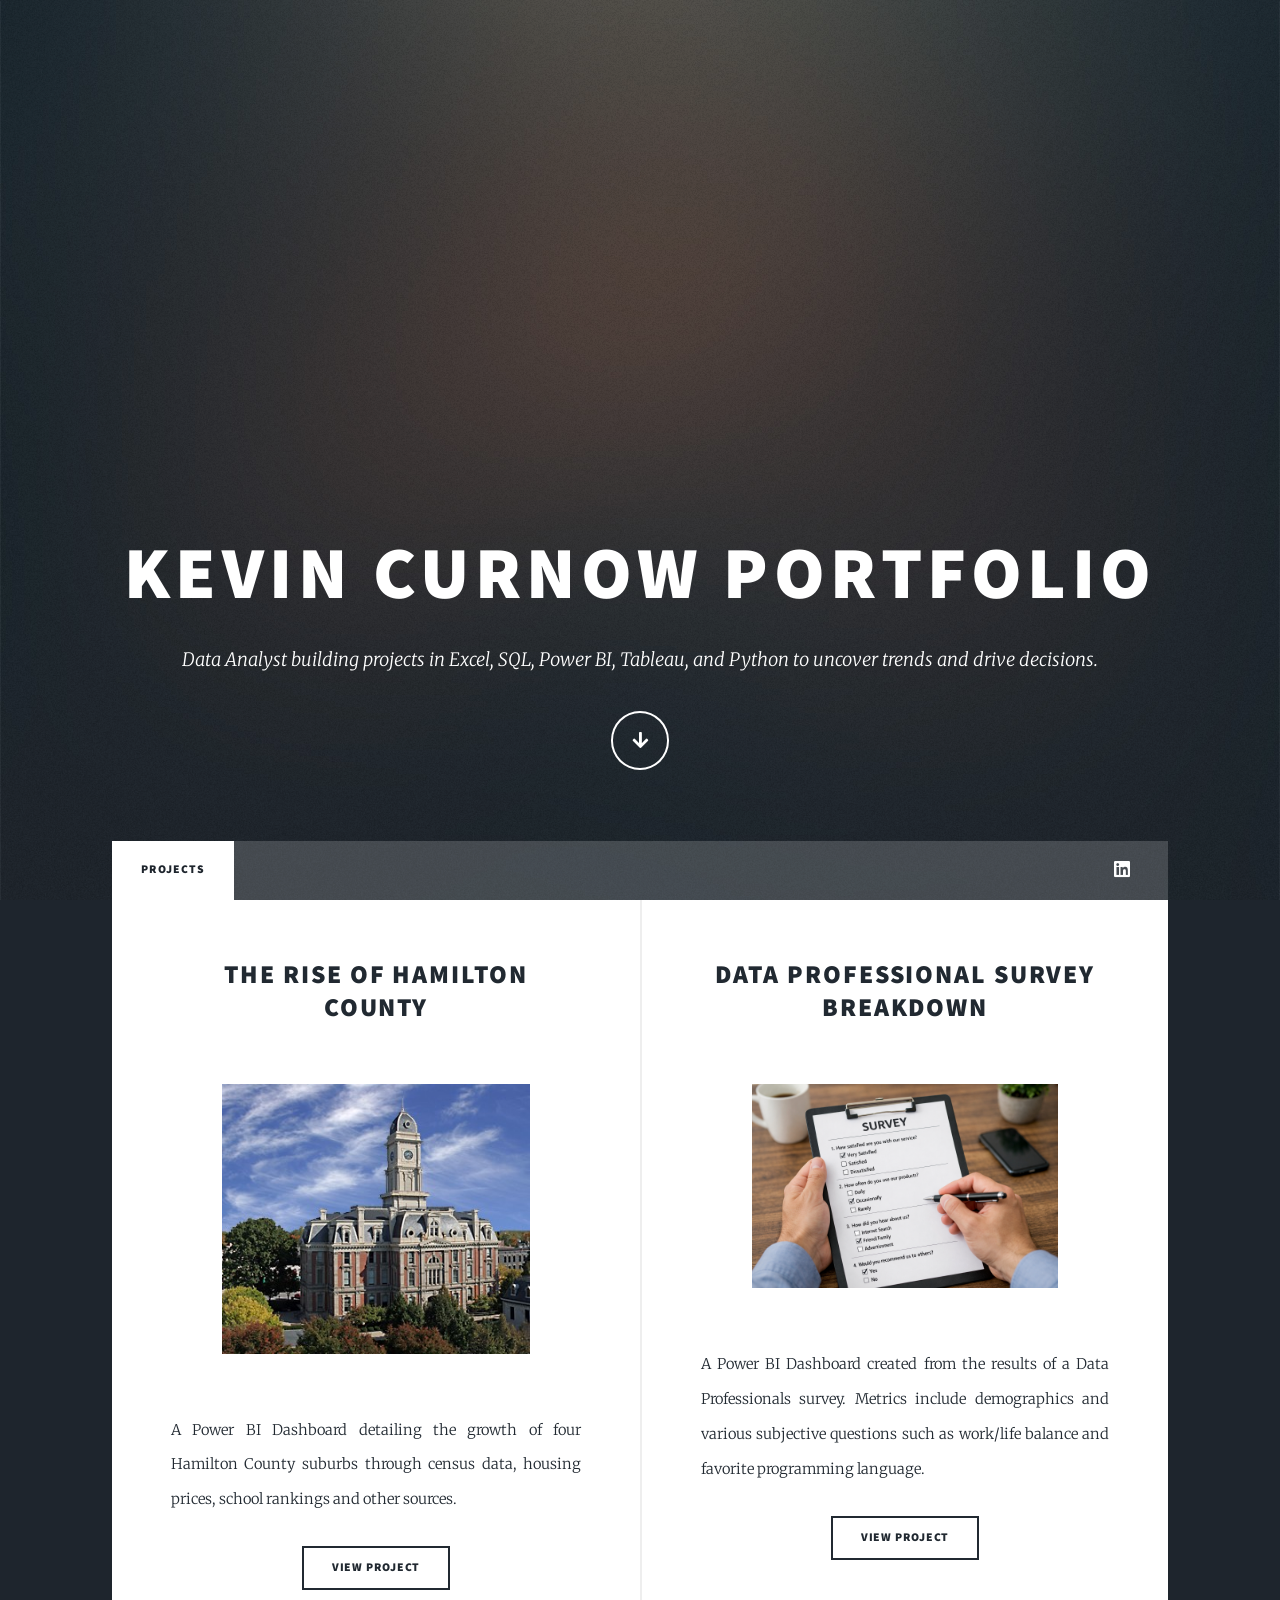
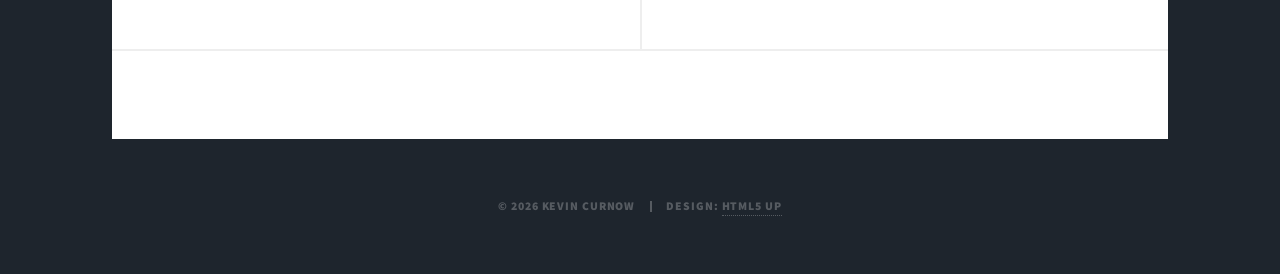
<file: index.html>
<!DOCTYPE HTML>
<!--
	Massively by HTML5 UP
	html5up.net | @ajlkn
	Free for personal and commercial use under the CCA 3.0 license (html5up.net/license)
-->
<html>
	<head>
		<title>Kevin Curnow Portfolio</title>
		<meta charset="utf-8" />
		<meta name="viewport" content="width=device-width, initial-scale=1, user-scalable=no" />
		<link rel="stylesheet" href="assets/css/main.css" />
		<noscript><link rel="stylesheet" href="assets/css/noscript.css" /></noscript>
	</head>
	<body class="is-preload">

		<!-- Wrapper -->
			<div id="wrapper" class="fade-in">

				<!-- Intro -->
					<div id="intro">
						<h1>Kevin Curnow Portfolio</h1>
						<p>Data Analyst building projects in Excel, SQL, Power BI, Tableau, and Python to uncover trends and drive decisions.</p>
						<ul class="actions">
							<li><a href="#header" class="button icon solid solo fa-arrow-down scrolly">Continue</a></li>
						</ul>
					</div>

				<!-- Nav -->
					<nav id="nav">
						<ul class="links">
							<li class="active"><a href="index.html">Projects</a></li>
						</ul>
						<ul class="icons">
							<li><a href="https://www.linkedin.com/in/kevin-curnow/" class="icon brands fa-linkedin"><span class="label">LinkedIn</span></a></li>
						</ul>
					</nav>

				<!-- Main -->
					<div id="main">

						<!-- Posts -->
							<section class="posts">
								<article>
									<header>
										<h2><a href="#">The Rise of Hamilton County</a></h2>
									</header>
									<a href="#" class="image half"><img src="images/courthouse.jpg" alt="" /></a>
									<p>A Power BI Dashboard detailing the growth of four Hamilton County suburbs through census data, housing prices, school rankings and other sources.</p>
									<ul class="actions special">
										<li><a href="hamilton.html" class="button">View Project</a></li>
									</ul>
								</article>
								<article>
									<header>
										<h2><a href="#">Data Professional Survey Breakdown</a></h2>
									</header>
									<a href="#" class="image half"><img src="images/complete_survey.png" alt="" /></a>
									<p>A Power BI Dashboard created from the results of a Data Professionals survey. Metrics include demographics and various subjective questions such as work/life balance and favorite programming language.
									</p>
									<ul class="actions special">
										<li><a href="survey.html" class="button">View Project</a></li>
									</ul>
								</article>
							</section>

						<!-- Footer -->
							<footer>
							</footer>

					</div>

				<!-- Footer -->
					<footer id="footer">
						
					</footer>

				<!-- Copyright -->
					<div id="copyright">
						<ul><li>&copy; 2026 Kevin Curnow</li><li>Design: <a href="https://html5up.net">HTML5 UP</a></li></ul>
					</div>

			</div>

		<!-- Scripts -->
			<script src="assets/js/jquery.min.js"></script>
			<script src="assets/js/jquery.scrollex.min.js"></script>
			<script src="assets/js/jquery.scrolly.min.js"></script>
			<script src="assets/js/browser.min.js"></script>
			<script src="assets/js/breakpoints.min.js"></script>
			<script src="assets/js/util.js"></script>
			<script src="assets/js/main.js"></script>

	</body>
</html>
</file>
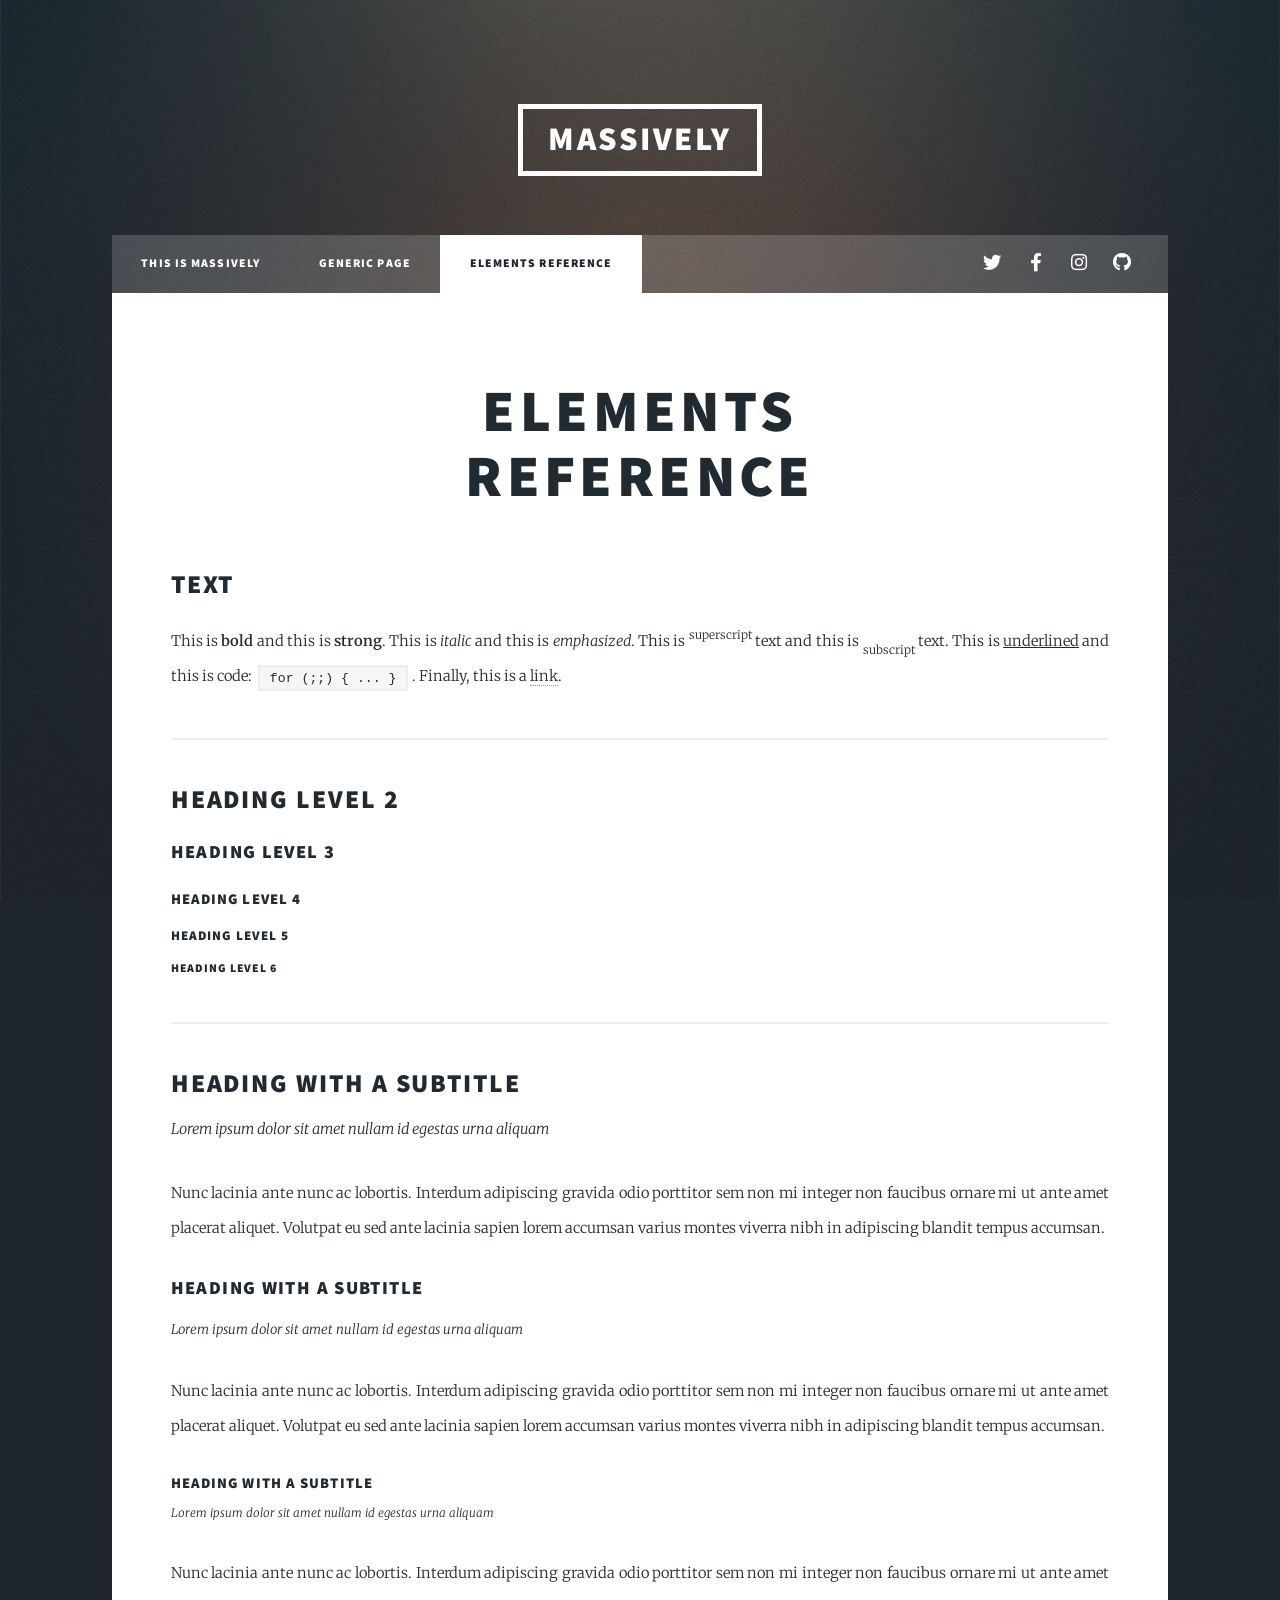
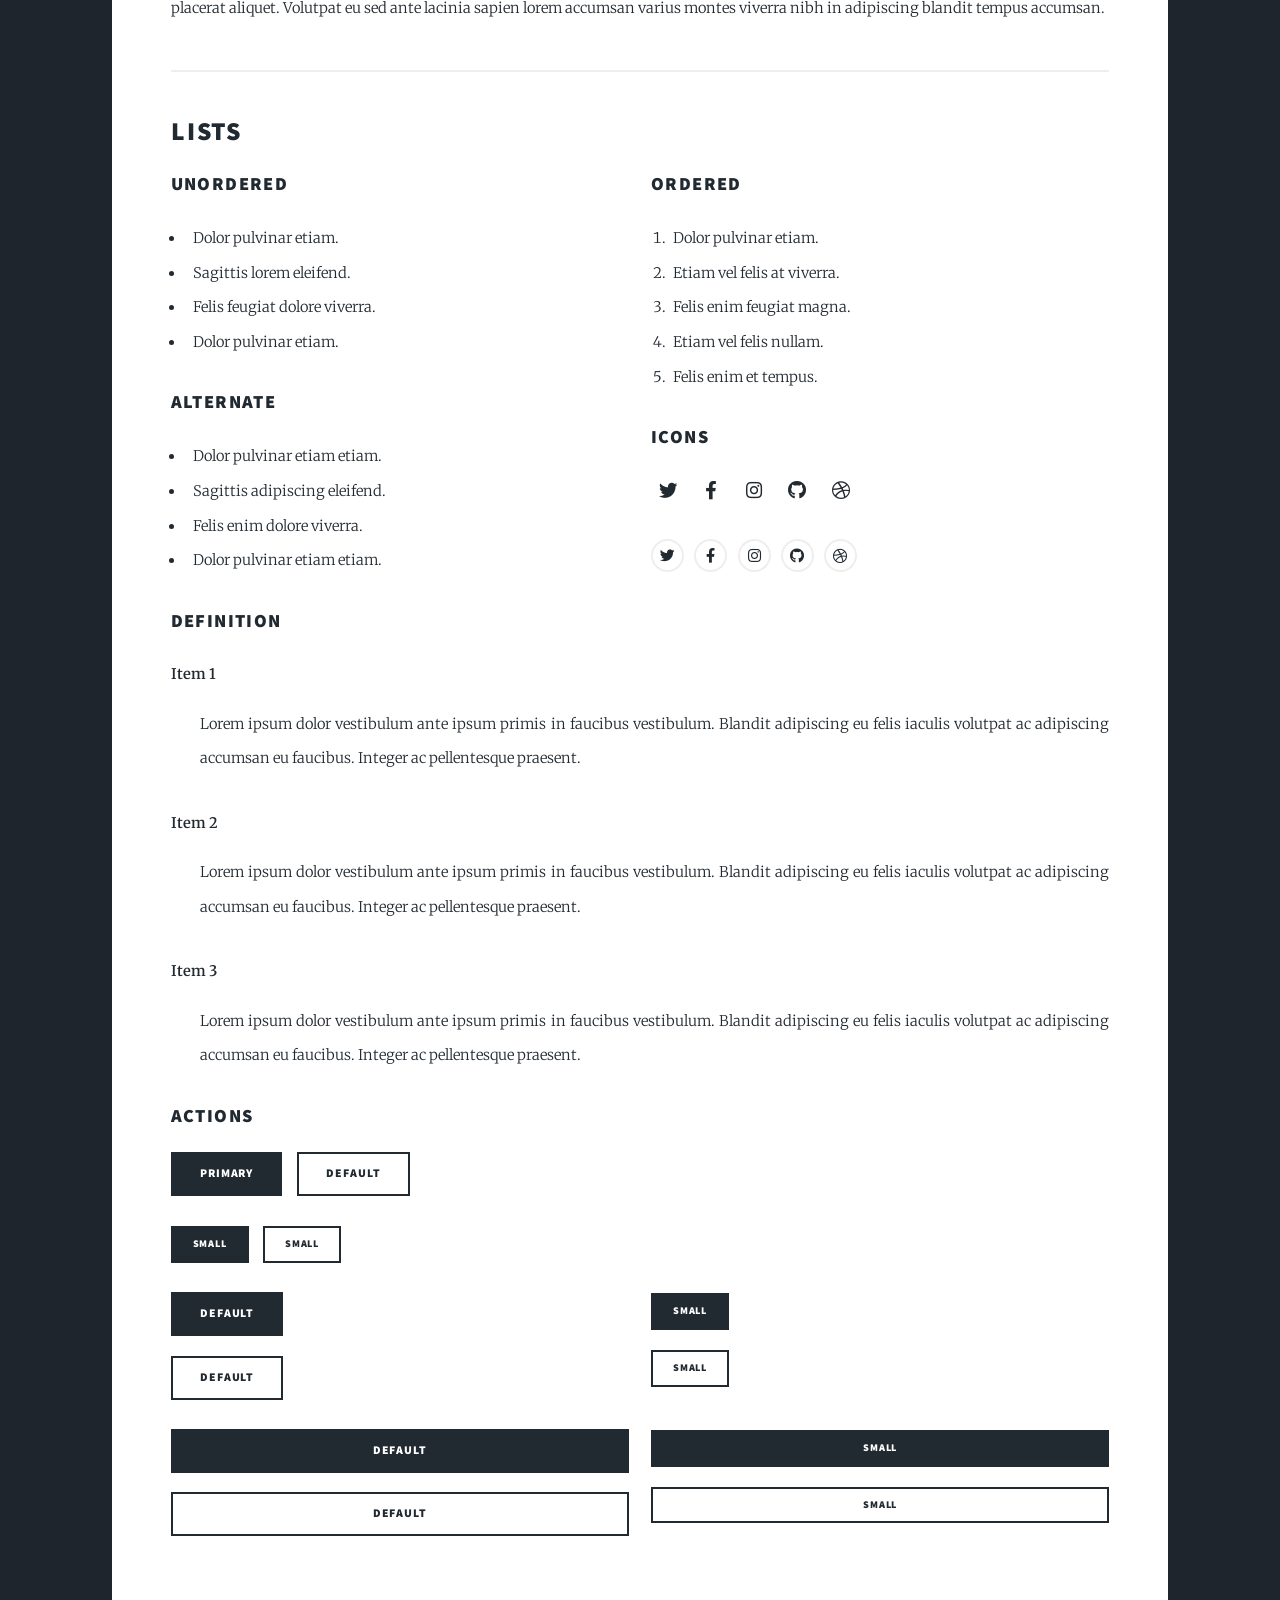
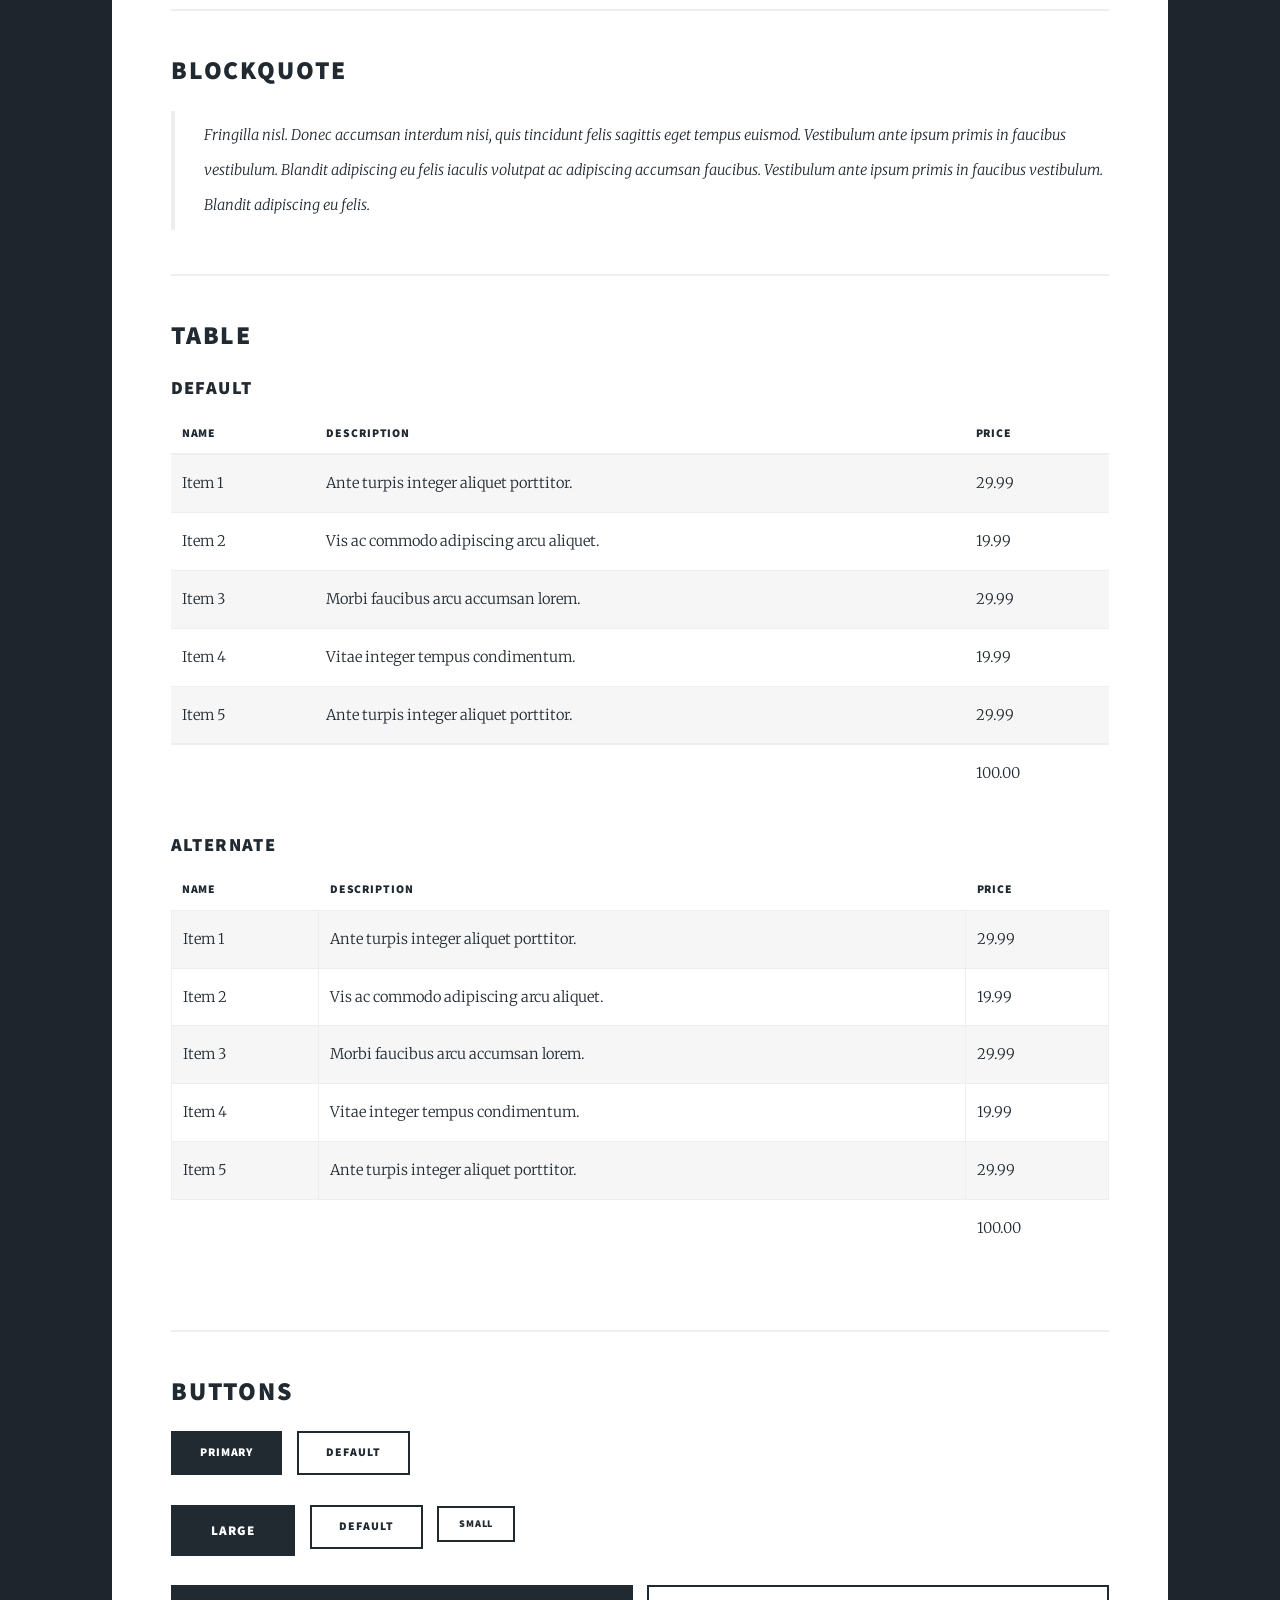
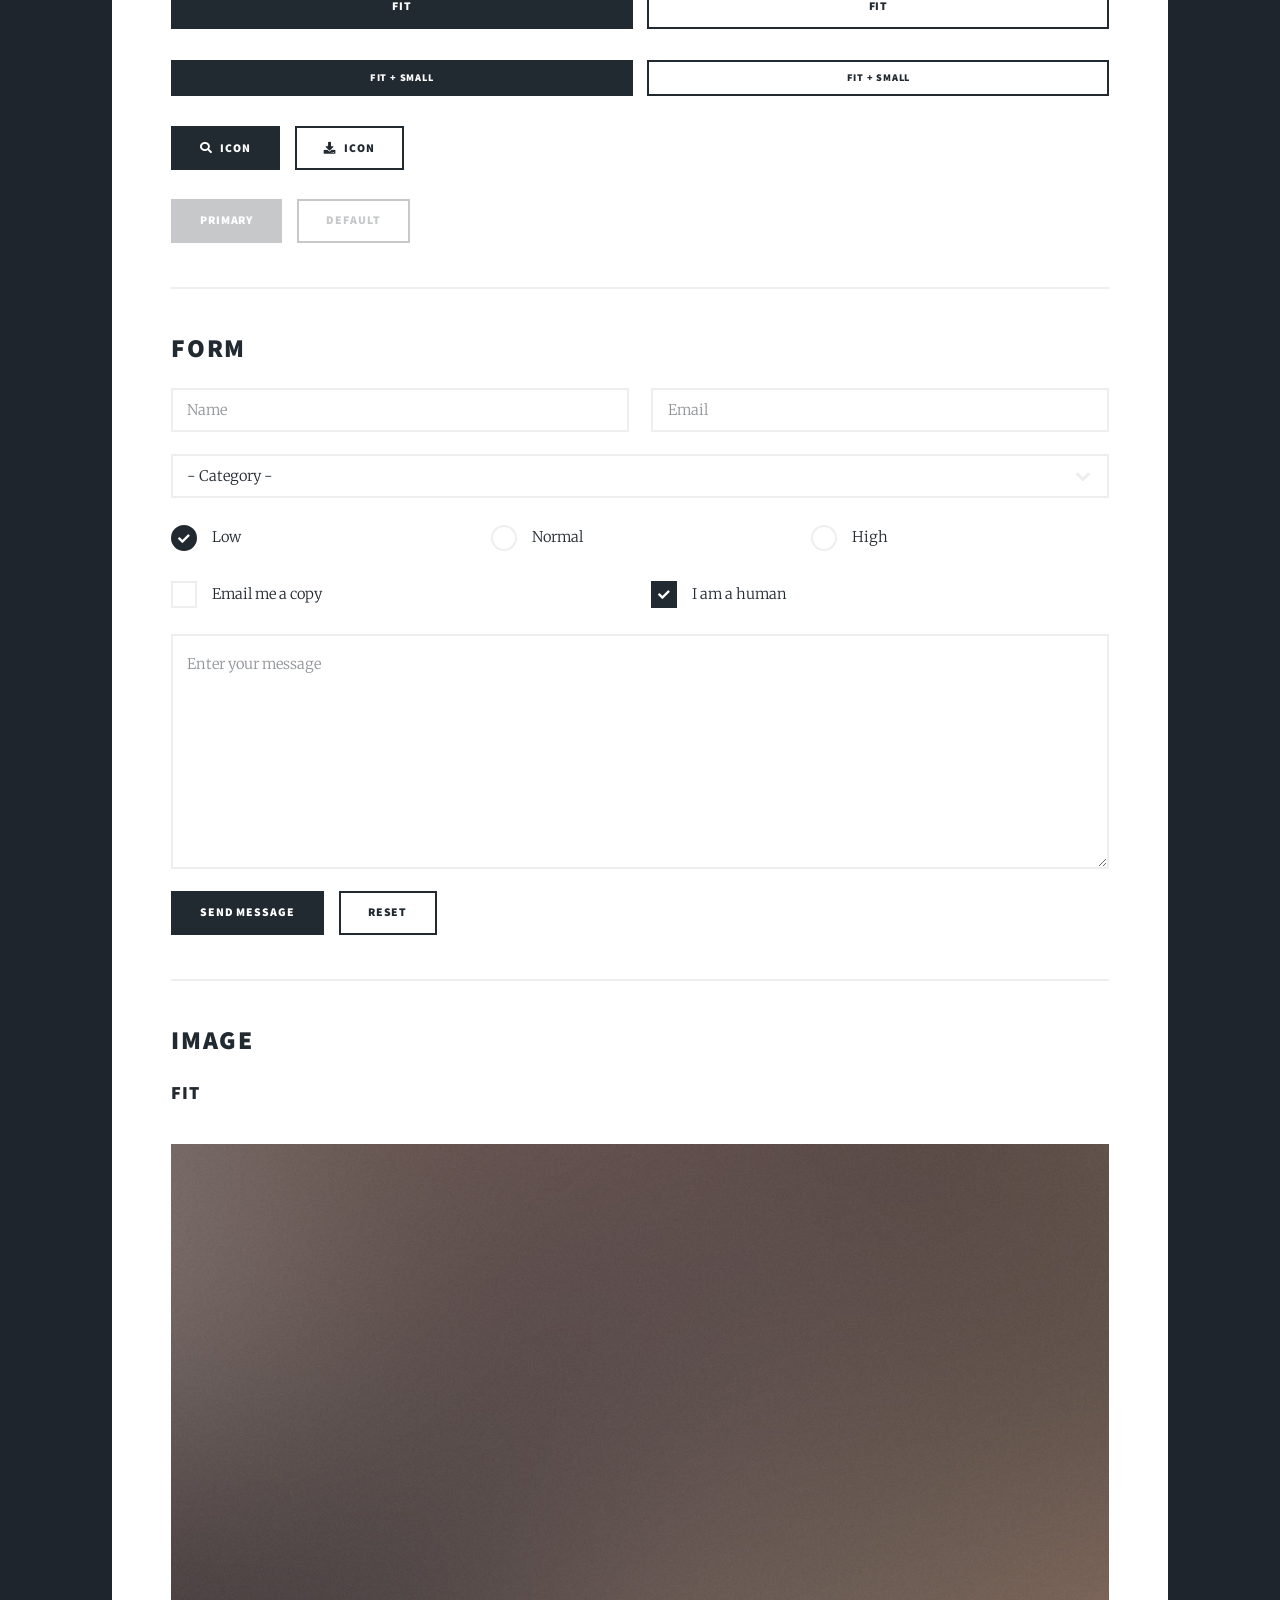
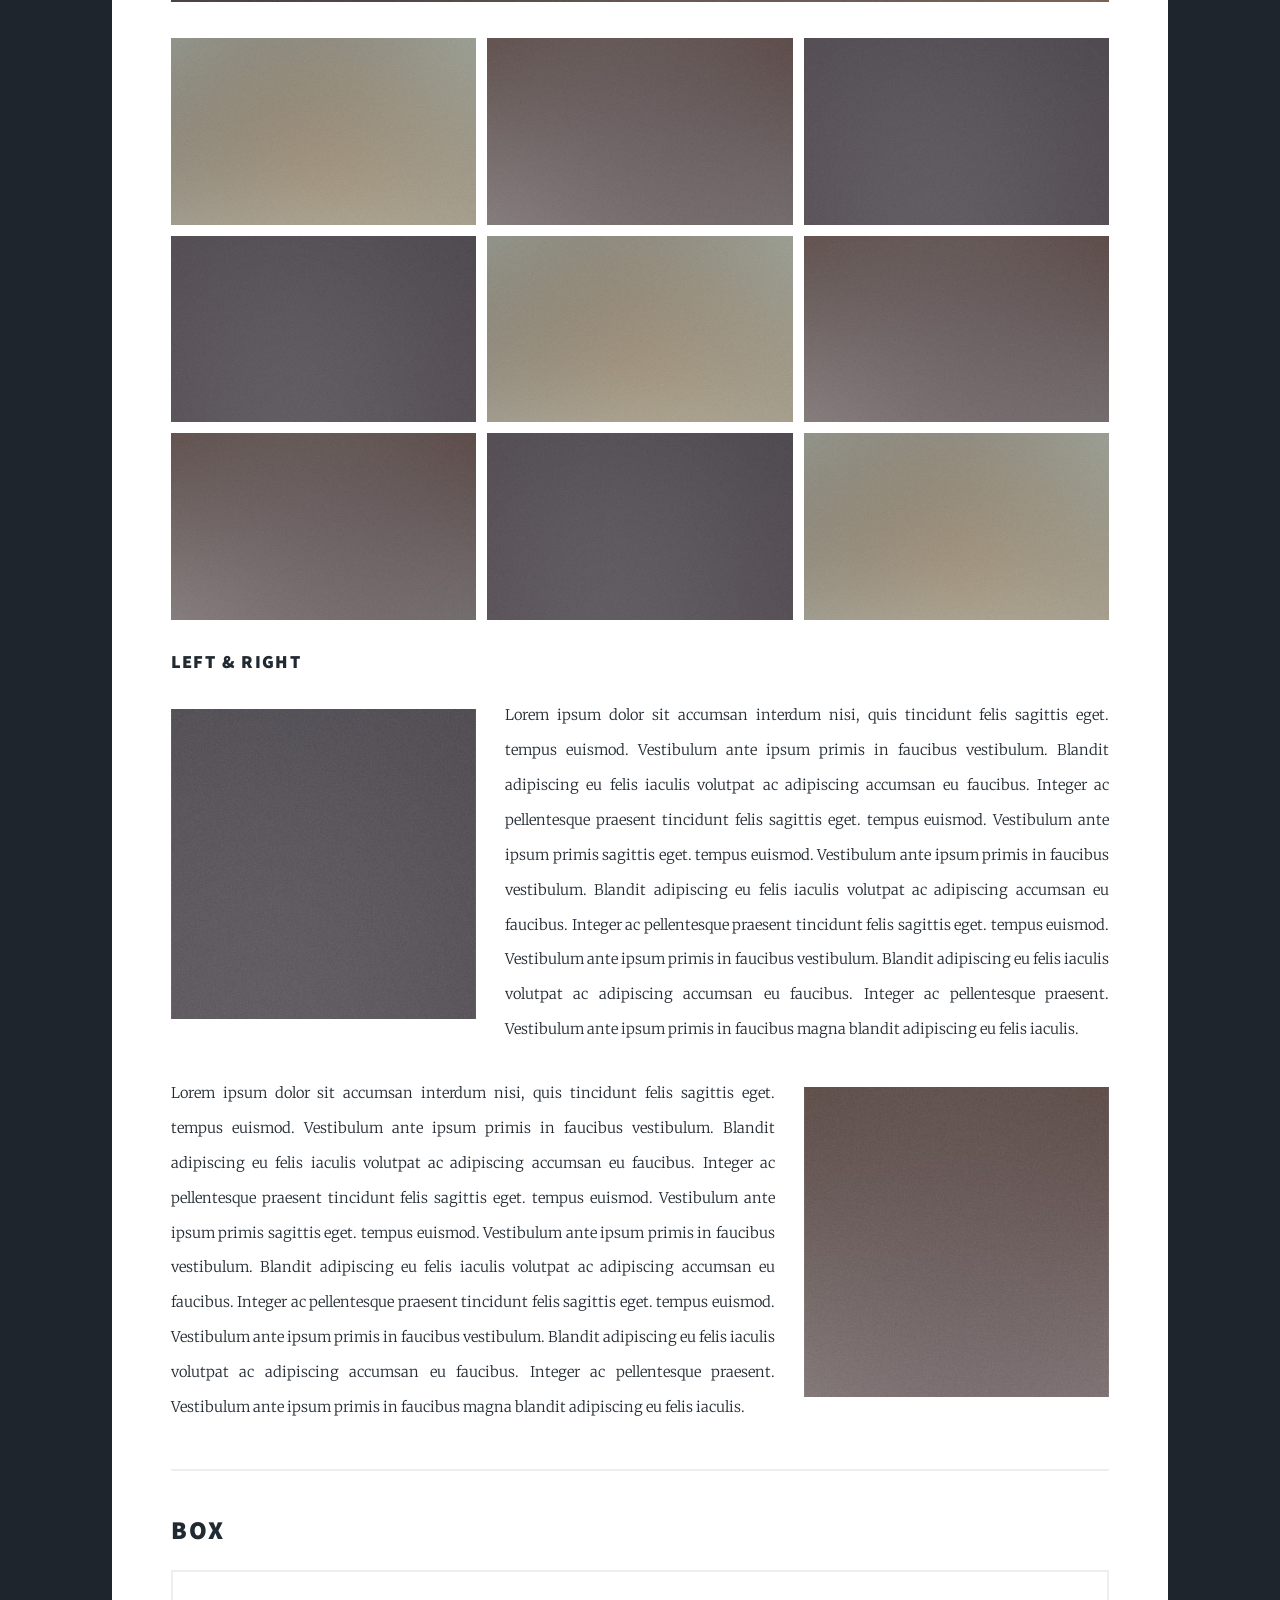
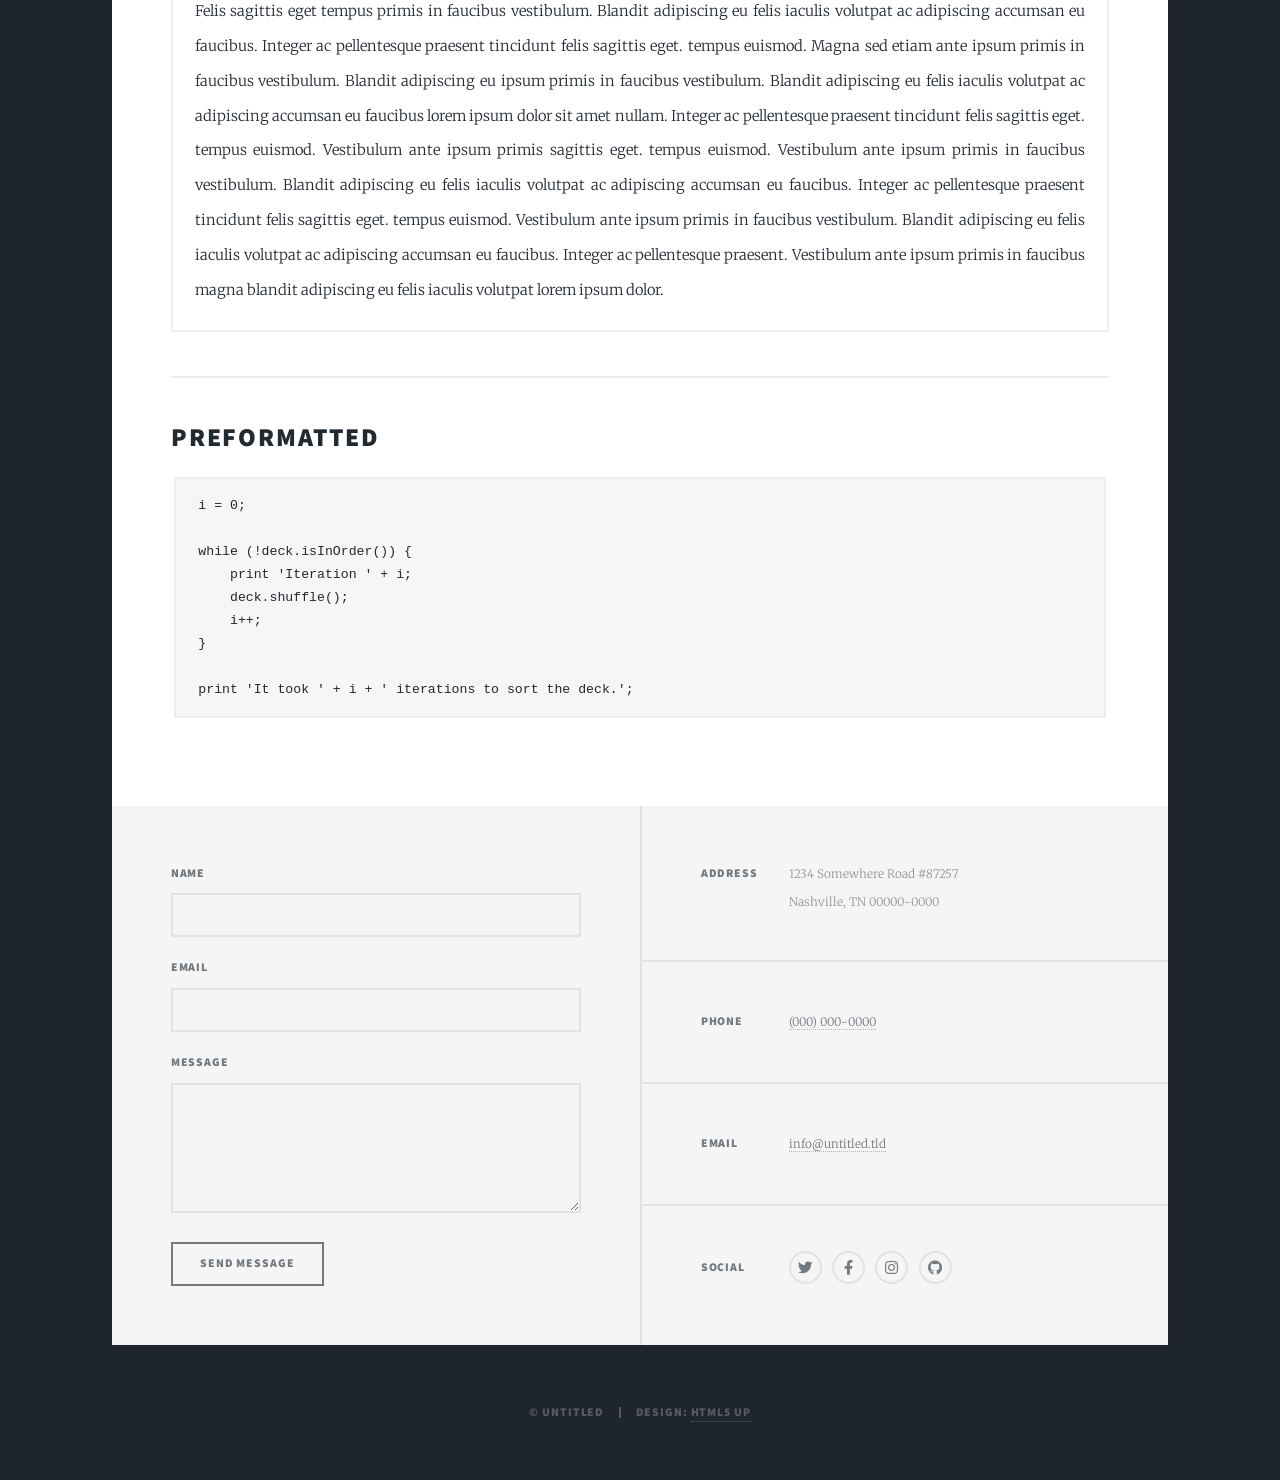
<file: elements.html>
<!DOCTYPE HTML>
<!--
	Massively by HTML5 UP
	html5up.net | @ajlkn
	Free for personal and commercial use under the CCA 3.0 license (html5up.net/license)
-->
<html>
	<head>
		<title>Elements Reference - Massively by HTML5 UP</title>
		<meta charset="utf-8" />
		<meta name="viewport" content="width=device-width, initial-scale=1, user-scalable=no" />
		<link rel="stylesheet" href="assets/css/main.css" />
		<noscript><link rel="stylesheet" href="assets/css/noscript.css" /></noscript>
	</head>
	<body class="is-preload">

		<!-- Wrapper -->
			<div id="wrapper">

				<!-- Header -->
					<header id="header">
						<a href="index.html" class="logo">Massively</a>
					</header>

				<!-- Nav -->
					<nav id="nav">
						<ul class="links">
							<li><a href="index.html">This is Massively</a></li>
							<li><a href="generic.html">Generic Page</a></li>
							<li class="active"><a href="elements.html">Elements Reference</a></li>
						</ul>
						<ul class="icons">
							<li><a href="#" class="icon brands fa-twitter"><span class="label">Twitter</span></a></li>
							<li><a href="#" class="icon brands fa-facebook-f"><span class="label">Facebook</span></a></li>
							<li><a href="#" class="icon brands fa-instagram"><span class="label">Instagram</span></a></li>
							<li><a href="#" class="icon brands fa-github"><span class="label">GitHub</span></a></li>
						</ul>
					</nav>

				<!-- Main -->
					<div id="main">

						<!-- Post -->
							<section class="post">
								<header class="major">
									<h1>Elements<br />
									Reference</h1>
								</header>

								<!-- Text stuff -->
									<h2>Text</h2>
									<p>This is <b>bold</b> and this is <strong>strong</strong>. This is <i>italic</i> and this is <em>emphasized</em>.
									This is <sup>superscript</sup> text and this is <sub>subscript</sub> text.
									This is <u>underlined</u> and this is code: <code>for (;;) { ... }</code>.
									Finally, this is a <a href="#">link</a>.</p>
									<hr />
									<h2>Heading Level 2</h2>
									<h3>Heading Level 3</h3>
									<h4>Heading Level 4</h4>
									<h5>Heading Level 5</h5>
									<h6>Heading Level 6</h6>
									<hr />
									<header>
										<h2>Heading with a Subtitle</h2>
										<p>Lorem ipsum dolor sit amet nullam id egestas urna aliquam</p>
									</header>
									<p>Nunc lacinia ante nunc ac lobortis. Interdum adipiscing gravida odio porttitor sem non mi integer non faucibus ornare mi ut ante amet placerat aliquet. Volutpat eu sed ante lacinia sapien lorem accumsan varius montes viverra nibh in adipiscing blandit tempus accumsan.</p>
									<header>
										<h3>Heading with a Subtitle</h3>
										<p>Lorem ipsum dolor sit amet nullam id egestas urna aliquam</p>
									</header>
									<p>Nunc lacinia ante nunc ac lobortis. Interdum adipiscing gravida odio porttitor sem non mi integer non faucibus ornare mi ut ante amet placerat aliquet. Volutpat eu sed ante lacinia sapien lorem accumsan varius montes viverra nibh in adipiscing blandit tempus accumsan.</p>
									<header>
										<h4>Heading with a Subtitle</h4>
										<p>Lorem ipsum dolor sit amet nullam id egestas urna aliquam</p>
									</header>
									<p>Nunc lacinia ante nunc ac lobortis. Interdum adipiscing gravida odio porttitor sem non mi integer non faucibus ornare mi ut ante amet placerat aliquet. Volutpat eu sed ante lacinia sapien lorem accumsan varius montes viverra nibh in adipiscing blandit tempus accumsan.</p>

									<hr />

								<!-- Lists -->
									<h2>Lists</h2>
									<div class="row">
										<div class="col-6 col-12-small">

											<h3>Unordered</h3>
											<ul>
												<li>Dolor pulvinar etiam.</li>
												<li>Sagittis lorem eleifend.</li>
												<li>Felis feugiat dolore viverra.</li>
												<li>Dolor pulvinar etiam.</li>
											</ul>

											<h3>Alternate</h3>
											<ul class="alt">
												<li>Dolor pulvinar etiam etiam.</li>
												<li>Sagittis adipiscing eleifend.</li>
												<li>Felis enim dolore viverra.</li>
												<li>Dolor pulvinar etiam etiam.</li>
											</ul>

										</div>
										<div class="col-6 col-12-small">

											<h3>Ordered</h3>
											<ol>
												<li>Dolor pulvinar etiam.</li>
												<li>Etiam vel felis at viverra.</li>
												<li>Felis enim feugiat magna.</li>
												<li>Etiam vel felis nullam.</li>
												<li>Felis enim et tempus.</li>
											</ol>

											<h3>Icons</h3>
											<ul class="icons">
												<li><a href="#" class="icon brands fa-twitter"><span class="label">Twitter</span></a></li>
												<li><a href="#" class="icon brands fa-facebook-f"><span class="label">Facebook</span></a></li>
												<li><a href="#" class="icon brands fa-instagram"><span class="label">Instagram</span></a></li>
												<li><a href="#" class="icon brands fa-github"><span class="label">Github</span></a></li>
												<li><a href="#" class="icon brands fa-dribbble"><span class="label">Dribbble</span></a></li>
											</ul>
											<ul class="icons alt">
												<li><a href="#" class="icon brands alt fa-twitter"><span class="label">Twitter</span></a></li>
												<li><a href="#" class="icon brands alt fa-facebook-f"><span class="label">Facebook</span></a></li>
												<li><a href="#" class="icon brands alt fa-instagram"><span class="label">Instagram</span></a></li>
												<li><a href="#" class="icon brands alt fa-github"><span class="label">Github</span></a></li>
												<li><a href="#" class="icon brands alt fa-dribbble"><span class="label">Dribbble</span></a></li>
											</ul>

										</div>
									</div>
									<h3>Definition</h3>
									<dl>
										<dt>Item 1</dt>
										<dd>
											<p>Lorem ipsum dolor vestibulum ante ipsum primis in faucibus vestibulum. Blandit adipiscing eu felis iaculis volutpat ac adipiscing accumsan eu faucibus. Integer ac pellentesque praesent.</p>
										</dd>
										<dt>Item 2</dt>
										<dd>
											<p>Lorem ipsum dolor vestibulum ante ipsum primis in faucibus vestibulum. Blandit adipiscing eu felis iaculis volutpat ac adipiscing accumsan eu faucibus. Integer ac pellentesque praesent.</p>
										</dd>
										<dt>Item 3</dt>
										<dd>
											<p>Lorem ipsum dolor vestibulum ante ipsum primis in faucibus vestibulum. Blandit adipiscing eu felis iaculis volutpat ac adipiscing accumsan eu faucibus. Integer ac pellentesque praesent.</p>
										</dd>
									</dl>

									<h3>Actions</h3>
									<ul class="actions">
										<li><a href="#" class="button primary">Primary</a></li>
										<li><a href="#" class="button">Default</a></li>
									</ul>
									<ul class="actions small">
										<li><a href="#" class="button primary small">Small</a></li>
										<li><a href="#" class="button small">Small</a></li>
									</ul>
									<div class="row">
										<div class="col-6 col-12-small">
											<ul class="actions stacked">
												<li><a href="#" class="button primary">Default</a></li>
												<li><a href="#" class="button">Default</a></li>
											</ul>
										</div>
										<div class="col-6 col-12-small">
											<ul class="actions stacked">
												<li><a href="#" class="button primary small">Small</a></li>
												<li><a href="#" class="button small">Small</a></li>
											</ul>
										</div>
									</div>
									<div class="row">
										<div class="col-6 col-12-small">
											<ul class="actions stacked">
												<li><a href="#" class="button primary fit">Default</a></li>
												<li><a href="#" class="button fit">Default</a></li>
											</ul>
										</div>
										<div class="col-6 col-12-small">
											<ul class="actions stacked">
												<li><a href="#" class="button primary small fit">Small</a></li>
												<li><a href="#" class="button small fit">Small</a></li>
											</ul>
										</div>
									</div>

									<hr />

								<!-- Blockquote -->
									<h2>Blockquote</h2>
									<blockquote>Fringilla nisl. Donec accumsan interdum nisi, quis tincidunt felis sagittis eget tempus euismod. Vestibulum ante ipsum primis in faucibus vestibulum. Blandit adipiscing eu felis iaculis volutpat ac adipiscing accumsan faucibus. Vestibulum ante ipsum primis in faucibus vestibulum. Blandit adipiscing eu felis.</blockquote>

									<hr />

								<!-- Table -->
									<h2>Table</h2>

									<h3>Default</h3>
									<div class="table-wrapper">
										<table>
											<thead>
												<tr>
													<th>Name</th>
													<th>Description</th>
													<th>Price</th>
												</tr>
											</thead>
											<tbody>
												<tr>
													<td>Item 1</td>
													<td>Ante turpis integer aliquet porttitor.</td>
													<td>29.99</td>
												</tr>
												<tr>
													<td>Item 2</td>
													<td>Vis ac commodo adipiscing arcu aliquet.</td>
													<td>19.99</td>
												</tr>
												<tr>
													<td>Item 3</td>
													<td> Morbi faucibus arcu accumsan lorem.</td>
													<td>29.99</td>
												</tr>
												<tr>
													<td>Item 4</td>
													<td>Vitae integer tempus condimentum.</td>
													<td>19.99</td>
												</tr>
												<tr>
													<td>Item 5</td>
													<td>Ante turpis integer aliquet porttitor.</td>
													<td>29.99</td>
												</tr>
											</tbody>
											<tfoot>
												<tr>
													<td colspan="2"></td>
													<td>100.00</td>
												</tr>
											</tfoot>
										</table>
									</div>

									<h3>Alternate</h3>
									<div class="table-wrapper">
										<table class="alt">
											<thead>
												<tr>
													<th>Name</th>
													<th>Description</th>
													<th>Price</th>
												</tr>
											</thead>
											<tbody>
												<tr>
													<td>Item 1</td>
													<td>Ante turpis integer aliquet porttitor.</td>
													<td>29.99</td>
												</tr>
												<tr>
													<td>Item 2</td>
													<td>Vis ac commodo adipiscing arcu aliquet.</td>
													<td>19.99</td>
												</tr>
												<tr>
													<td>Item 3</td>
													<td> Morbi faucibus arcu accumsan lorem.</td>
													<td>29.99</td>
												</tr>
												<tr>
													<td>Item 4</td>
													<td>Vitae integer tempus condimentum.</td>
													<td>19.99</td>
												</tr>
												<tr>
													<td>Item 5</td>
													<td>Ante turpis integer aliquet porttitor.</td>
													<td>29.99</td>
												</tr>
											</tbody>
											<tfoot>
												<tr>
													<td colspan="2"></td>
													<td>100.00</td>
												</tr>
											</tfoot>
										</table>
									</div>

									<hr />

								<!-- Buttons -->
									<h2>Buttons</h2>
									<ul class="actions">
										<li><a href="#" class="button primary">Primary</a></li>
										<li><a href="#" class="button">Default</a></li>
									</ul>
									<ul class="actions">
										<li><a href="#" class="button primary large">Large</a></li>
										<li><a href="#" class="button">Default</a></li>
										<li><a href="#" class="button small">Small</a></li>
									</ul>
									<ul class="actions fit">
										<li><a href="#" class="button primary fit">Fit</a></li>
										<li><a href="#" class="button fit">Fit</a></li>
									</ul>
									<ul class="actions fit small">
										<li><a href="#" class="button primary fit small">Fit + Small</a></li>
										<li><a href="#" class="button fit small">Fit + Small</a></li>
									</ul>
									<ul class="actions">
										<li><a href="#" class="button primary icon solid fa-search">Icon</a></li>
										<li><a href="#" class="button icon solid fa-download">Icon</a></li>
									</ul>
									<ul class="actions">
										<li><span class="button primary disabled">Primary</span></li>
										<li><span class="button disabled">Default</span></li>
									</ul>

									<hr />

								<!-- Form -->
									<h2>Form</h2>

									<form method="post" action="#">
										<div class="row gtr-uniform">
											<div class="col-6 col-12-xsmall">
												<input type="text" name="demo-name" id="demo-name" value="" placeholder="Name" />
											</div>
											<div class="col-6 col-12-xsmall">
												<input type="email" name="demo-email" id="demo-email" value="" placeholder="Email" />
											</div>
											<!-- Break -->
											<div class="col-12">
												<select name="demo-category" id="demo-category">
													<option value="">- Category -</option>
													<option value="1">Manufacturing</option>
													<option value="1">Shipping</option>
													<option value="1">Administration</option>
													<option value="1">Human Resources</option>
												</select>
											</div>
											<!-- Break -->
											<div class="col-4 col-12-small">
												<input type="radio" id="demo-priority-low" name="demo-priority" checked>
												<label for="demo-priority-low">Low</label>
											</div>
											<div class="col-4 col-12-small">
												<input type="radio" id="demo-priority-normal" name="demo-priority">
												<label for="demo-priority-normal">Normal</label>
											</div>
											<div class="col-4 col-12-small">
												<input type="radio" id="demo-priority-high" name="demo-priority">
												<label for="demo-priority-high">High</label>
											</div>
											<!-- Break -->
											<div class="col-6 col-12-small">
												<input type="checkbox" id="demo-copy" name="demo-copy">
												<label for="demo-copy">Email me a copy</label>
											</div>
											<div class="col-6 col-12-small">
												<input type="checkbox" id="demo-human" name="demo-human" checked>
												<label for="demo-human">I am a human</label>
											</div>
											<!-- Break -->
											<div class="col-12">
												<textarea name="demo-message" id="demo-message" placeholder="Enter your message" rows="6"></textarea>
											</div>
											<!-- Break -->
											<div class="col-12">
												<ul class="actions">
													<li><input type="submit" value="Send Message" class="primary" /></li>
													<li><input type="reset" value="Reset" /></li>
												</ul>
											</div>
										</div>
									</form>

									<hr />

								<!-- Image -->
									<h2>Image</h2>

									<h3>Fit</h3>
									<span class="image fit"><img src="images/pic01.jpg" alt="" /></span>
									<div class="box alt">
										<div class="row gtr-50 gtr-uniform">
											<div class="col-4"><span class="image fit"><img src="images/pic02.jpg" alt="" /></span></div>
											<div class="col-4"><span class="image fit"><img src="images/pic03.jpg" alt="" /></span></div>
											<div class="col-4"><span class="image fit"><img src="images/pic04.jpg" alt="" /></span></div>
											<!-- Break -->
											<div class="col-4"><span class="image fit"><img src="images/pic04.jpg" alt="" /></span></div>
											<div class="col-4"><span class="image fit"><img src="images/pic02.jpg" alt="" /></span></div>
											<div class="col-4"><span class="image fit"><img src="images/pic03.jpg" alt="" /></span></div>
											<!-- Break -->
											<div class="col-4"><span class="image fit"><img src="images/pic03.jpg" alt="" /></span></div>
											<div class="col-4"><span class="image fit"><img src="images/pic04.jpg" alt="" /></span></div>
											<div class="col-4"><span class="image fit"><img src="images/pic02.jpg" alt="" /></span></div>
										</div>
									</div>

									<h3>Left &amp; Right</h3>
									<p><span class="image left"><img src="images/pic08.jpg" alt="" /></span>Lorem ipsum dolor sit accumsan interdum nisi, quis tincidunt felis sagittis eget. tempus euismod. Vestibulum ante ipsum primis in faucibus vestibulum. Blandit adipiscing eu felis iaculis volutpat ac adipiscing accumsan eu faucibus. Integer ac pellentesque praesent tincidunt felis sagittis eget. tempus euismod. Vestibulum ante ipsum primis sagittis eget. tempus euismod. Vestibulum ante ipsum primis in faucibus vestibulum. Blandit adipiscing eu felis iaculis volutpat ac adipiscing accumsan eu faucibus. Integer ac pellentesque praesent tincidunt felis sagittis eget. tempus euismod. Vestibulum ante ipsum primis in faucibus vestibulum. Blandit adipiscing eu felis iaculis volutpat ac adipiscing accumsan eu faucibus. Integer ac pellentesque praesent. Vestibulum ante ipsum primis in faucibus magna blandit adipiscing eu felis iaculis.</p>
									<p><span class="image right"><img src="images/pic09.jpg" alt="" /></span>Lorem ipsum dolor sit accumsan interdum nisi, quis tincidunt felis sagittis eget. tempus euismod. Vestibulum ante ipsum primis in faucibus vestibulum. Blandit adipiscing eu felis iaculis volutpat ac adipiscing accumsan eu faucibus. Integer ac pellentesque praesent tincidunt felis sagittis eget. tempus euismod. Vestibulum ante ipsum primis sagittis eget. tempus euismod. Vestibulum ante ipsum primis in faucibus vestibulum. Blandit adipiscing eu felis iaculis volutpat ac adipiscing accumsan eu faucibus. Integer ac pellentesque praesent tincidunt felis sagittis eget. tempus euismod. Vestibulum ante ipsum primis in faucibus vestibulum. Blandit adipiscing eu felis iaculis volutpat ac adipiscing accumsan eu faucibus. Integer ac pellentesque praesent. Vestibulum ante ipsum primis in faucibus magna blandit adipiscing eu felis iaculis.</p>

									<hr />

								<!-- Box -->
									<h2>Box</h2>
									<div class="box">
										<p>Felis sagittis eget tempus primis in faucibus vestibulum. Blandit adipiscing eu felis iaculis volutpat ac adipiscing accumsan eu faucibus. Integer ac pellentesque praesent tincidunt felis sagittis eget. tempus euismod. Magna sed etiam ante ipsum primis in faucibus vestibulum. Blandit adipiscing eu ipsum primis in faucibus vestibulum. Blandit adipiscing eu felis iaculis volutpat ac adipiscing accumsan eu faucibus lorem ipsum dolor sit amet nullam. Integer ac pellentesque praesent tincidunt felis sagittis eget. tempus euismod. Vestibulum ante ipsum primis sagittis eget. tempus euismod. Vestibulum ante ipsum primis in faucibus vestibulum. Blandit adipiscing eu felis iaculis volutpat ac adipiscing accumsan eu faucibus. Integer ac pellentesque praesent tincidunt felis sagittis eget. tempus euismod. Vestibulum ante ipsum primis in faucibus vestibulum. Blandit adipiscing eu felis iaculis volutpat ac adipiscing accumsan eu faucibus. Integer ac pellentesque praesent. Vestibulum ante ipsum primis in faucibus magna blandit adipiscing eu felis iaculis volutpat lorem ipsum dolor.</p>
									</div>

									<hr />

								<!-- Preformatted Code -->
									<h2>Preformatted</h2>
									<pre><code>i = 0;

while (!deck.isInOrder()) {
    print 'Iteration ' + i;
    deck.shuffle();
    i++;
}

print 'It took ' + i + ' iterations to sort the deck.';
</code></pre>

							</section>

					</div>

				<!-- Footer -->
					<footer id="footer">
						<section>
							<form method="post" action="#">
								<div class="fields">
									<div class="field">
										<label for="name">Name</label>
										<input type="text" name="name" id="name" />
									</div>
									<div class="field">
										<label for="email">Email</label>
										<input type="text" name="email" id="email" />
									</div>
									<div class="field">
										<label for="message">Message</label>
										<textarea name="message" id="message" rows="3"></textarea>
									</div>
								</div>
								<ul class="actions">
									<li><input type="submit" value="Send Message" /></li>
								</ul>
							</form>
						</section>
						<section class="split contact">
							<section class="alt">
								<h3>Address</h3>
								<p>1234 Somewhere Road #87257<br />
								Nashville, TN 00000-0000</p>
							</section>
							<section>
								<h3>Phone</h3>
								<p><a href="#">(000) 000-0000</a></p>
							</section>
							<section>
								<h3>Email</h3>
								<p><a href="#">info@untitled.tld</a></p>
							</section>
							<section>
								<h3>Social</h3>
								<ul class="icons alt">
									<li><a href="#" class="icon brands alt fa-twitter"><span class="label">Twitter</span></a></li>
									<li><a href="#" class="icon brands alt fa-facebook-f"><span class="label">Facebook</span></a></li>
									<li><a href="#" class="icon brands alt fa-instagram"><span class="label">Instagram</span></a></li>
									<li><a href="#" class="icon brands alt fa-github"><span class="label">GitHub</span></a></li>
								</ul>
							</section>
						</section>
					</footer>

				<!-- Copyright -->
					<div id="copyright">
						<ul><li>&copy; Untitled</li><li>Design: <a href="https://html5up.net">HTML5 UP</a></li></ul>
					</div>

			</div>

		<!-- Scripts -->
			<script src="assets/js/jquery.min.js"></script>
			<script src="assets/js/jquery.scrollex.min.js"></script>
			<script src="assets/js/jquery.scrolly.min.js"></script>
			<script src="assets/js/browser.min.js"></script>
			<script src="assets/js/breakpoints.min.js"></script>
			<script src="assets/js/util.js"></script>
			<script src="assets/js/main.js"></script>

	</body>
</html>
</file>
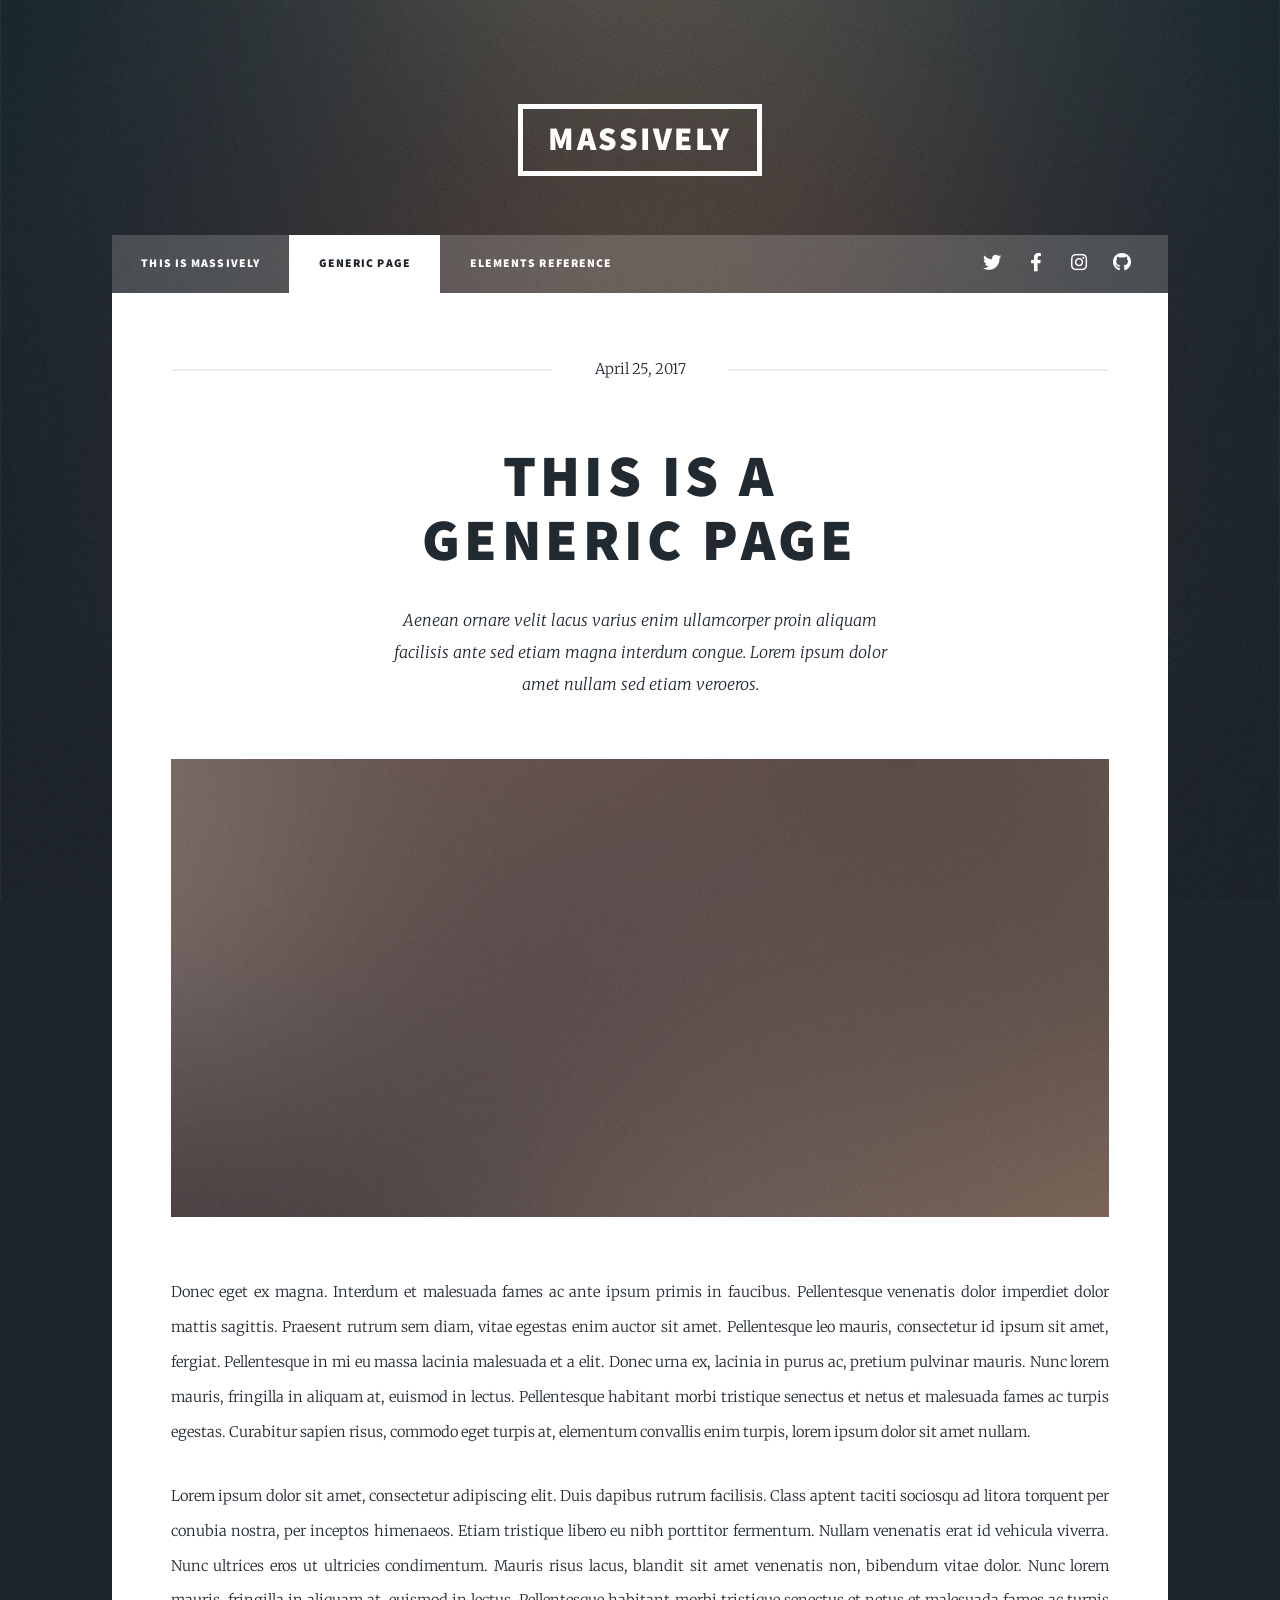
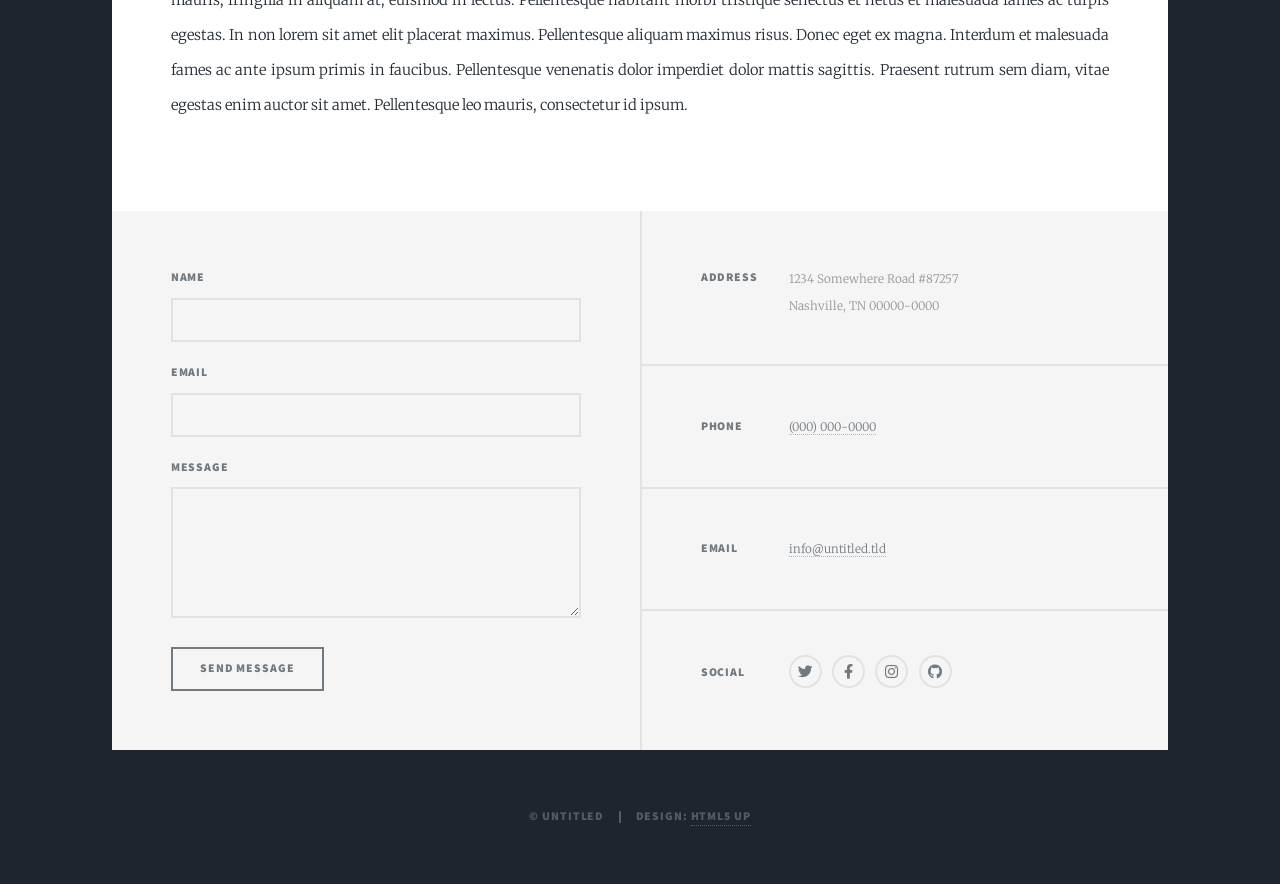
<file: generic.html>
<!DOCTYPE HTML>
<!--
	Massively by HTML5 UP
	html5up.net | @ajlkn
	Free for personal and commercial use under the CCA 3.0 license (html5up.net/license)
-->
<html>
	<head>
		<title>Generic Page - Massively by HTML5 UP</title>
		<meta charset="utf-8" />
		<meta name="viewport" content="width=device-width, initial-scale=1, user-scalable=no" />
		<link rel="stylesheet" href="assets/css/main.css" />
		<noscript><link rel="stylesheet" href="assets/css/noscript.css" /></noscript>
	</head>
	<body class="is-preload">

		<!-- Wrapper -->
			<div id="wrapper">

				<!-- Header -->
					<header id="header">
						<a href="index.html" class="logo">Massively</a>
					</header>

				<!-- Nav -->
					<nav id="nav">
						<ul class="links">
							<li><a href="index.html">This is Massively</a></li>
							<li class="active"><a href="generic.html">Generic Page</a></li>
							<li><a href="elements.html">Elements Reference</a></li>
						</ul>
						<ul class="icons">
							<li><a href="#" class="icon brands fa-twitter"><span class="label">Twitter</span></a></li>
							<li><a href="#" class="icon brands fa-facebook-f"><span class="label">Facebook</span></a></li>
							<li><a href="#" class="icon brands fa-instagram"><span class="label">Instagram</span></a></li>
							<li><a href="#" class="icon brands fa-github"><span class="label">GitHub</span></a></li>
						</ul>
					</nav>

				<!-- Main -->
					<div id="main">

						<!-- Post -->
							<section class="post">
								<header class="major">
									<span class="date">April 25, 2017</span>
									<h1>This is a<br />
									Generic Page</h1>
									<p>Aenean ornare velit lacus varius enim ullamcorper proin aliquam<br />
									facilisis ante sed etiam magna interdum congue. Lorem ipsum dolor<br />
									amet nullam sed etiam veroeros.</p>
								</header>
								<div class="image main"><img src="images/pic01.jpg" alt="" /></div>
								<p>Donec eget ex magna. Interdum et malesuada fames ac ante ipsum primis in faucibus. Pellentesque venenatis dolor imperdiet dolor mattis sagittis. Praesent rutrum sem diam, vitae egestas enim auctor sit amet. Pellentesque leo mauris, consectetur id ipsum sit amet, fergiat. Pellentesque in mi eu massa lacinia malesuada et a elit. Donec urna ex, lacinia in purus ac, pretium pulvinar mauris. Nunc lorem mauris, fringilla in aliquam at, euismod in lectus. Pellentesque habitant morbi tristique senectus et netus et malesuada fames ac turpis egestas. Curabitur sapien risus, commodo eget turpis at, elementum convallis enim turpis, lorem ipsum dolor sit amet nullam.</p>
								<p>Lorem ipsum dolor sit amet, consectetur adipiscing elit. Duis dapibus rutrum facilisis. Class aptent taciti sociosqu ad litora torquent per conubia nostra, per inceptos himenaeos. Etiam tristique libero eu nibh porttitor fermentum. Nullam venenatis erat id vehicula viverra. Nunc ultrices eros ut ultricies condimentum. Mauris risus lacus, blandit sit amet venenatis non, bibendum vitae dolor. Nunc lorem mauris, fringilla in aliquam at, euismod in lectus. Pellentesque habitant morbi tristique senectus et netus et malesuada fames ac turpis egestas. In non lorem sit amet elit placerat maximus. Pellentesque aliquam maximus risus. Donec eget ex magna. Interdum et malesuada fames ac ante ipsum primis in faucibus. Pellentesque venenatis dolor imperdiet dolor mattis sagittis. Praesent rutrum sem diam, vitae egestas enim auctor sit amet. Pellentesque leo mauris, consectetur id ipsum.</p>
							</section>

					</div>

				<!-- Footer -->
					<footer id="footer">
						<section>
							<form method="post" action="#">
								<div class="fields">
									<div class="field">
										<label for="name">Name</label>
										<input type="text" name="name" id="name" />
									</div>
									<div class="field">
										<label for="email">Email</label>
										<input type="text" name="email" id="email" />
									</div>
									<div class="field">
										<label for="message">Message</label>
										<textarea name="message" id="message" rows="3"></textarea>
									</div>
								</div>
								<ul class="actions">
									<li><input type="submit" value="Send Message" /></li>
								</ul>
							</form>
						</section>
						<section class="split contact">
							<section class="alt">
								<h3>Address</h3>
								<p>1234 Somewhere Road #87257<br />
								Nashville, TN 00000-0000</p>
							</section>
							<section>
								<h3>Phone</h3>
								<p><a href="#">(000) 000-0000</a></p>
							</section>
							<section>
								<h3>Email</h3>
								<p><a href="#">info@untitled.tld</a></p>
							</section>
							<section>
								<h3>Social</h3>
								<ul class="icons alt">
									<li><a href="#" class="icon brands alt fa-twitter"><span class="label">Twitter</span></a></li>
									<li><a href="#" class="icon brands alt fa-facebook-f"><span class="label">Facebook</span></a></li>
									<li><a href="#" class="icon brands alt fa-instagram"><span class="label">Instagram</span></a></li>
									<li><a href="#" class="icon brands alt fa-github"><span class="label">GitHub</span></a></li>
								</ul>
							</section>
						</section>
					</footer>

				<!-- Copyright -->
					<div id="copyright">
						<ul><li>&copy; Untitled</li><li>Design: <a href="https://html5up.net">HTML5 UP</a></li></ul>
					</div>

			</div>

		<!-- Scripts -->
			<script src="assets/js/jquery.min.js"></script>
			<script src="assets/js/jquery.scrollex.min.js"></script>
			<script src="assets/js/jquery.scrolly.min.js"></script>
			<script src="assets/js/browser.min.js"></script>
			<script src="assets/js/breakpoints.min.js"></script>
			<script src="assets/js/util.js"></script>
			<script src="assets/js/main.js"></script>

	</body>
</html>
</file>
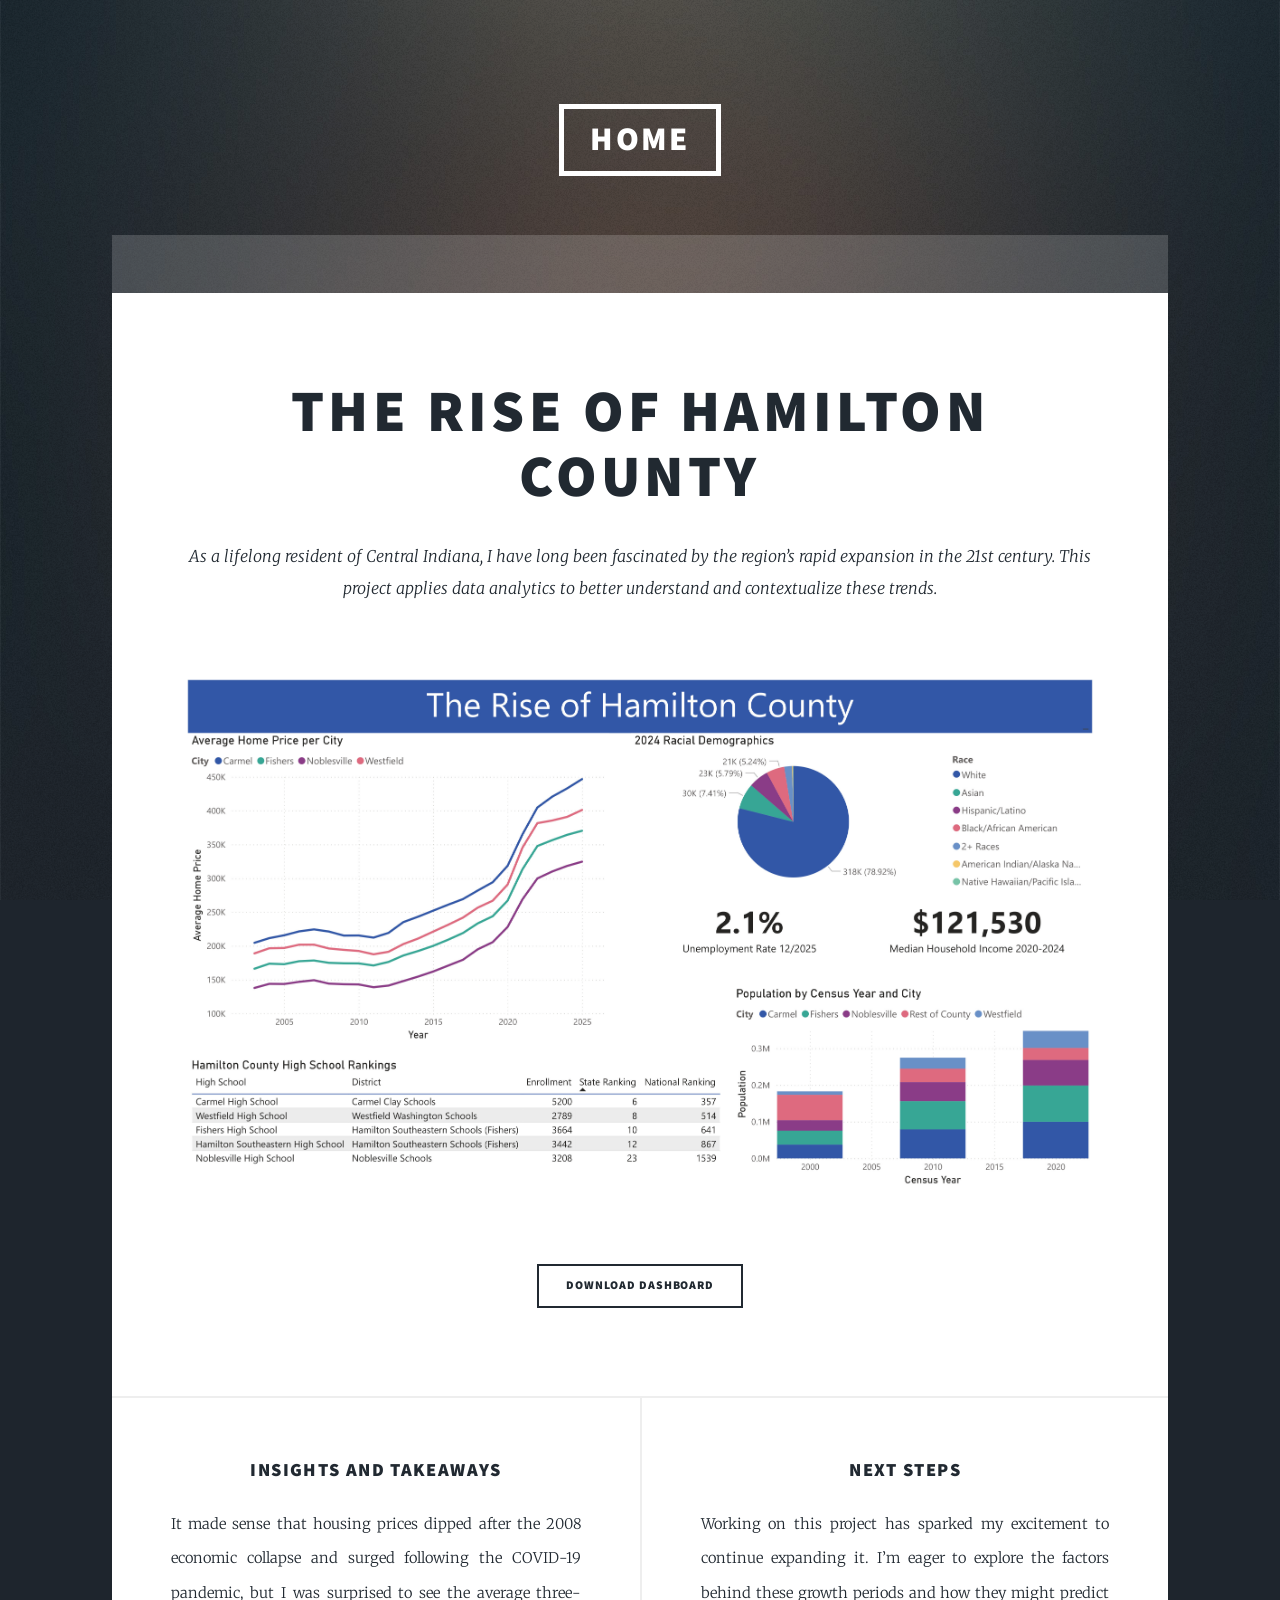
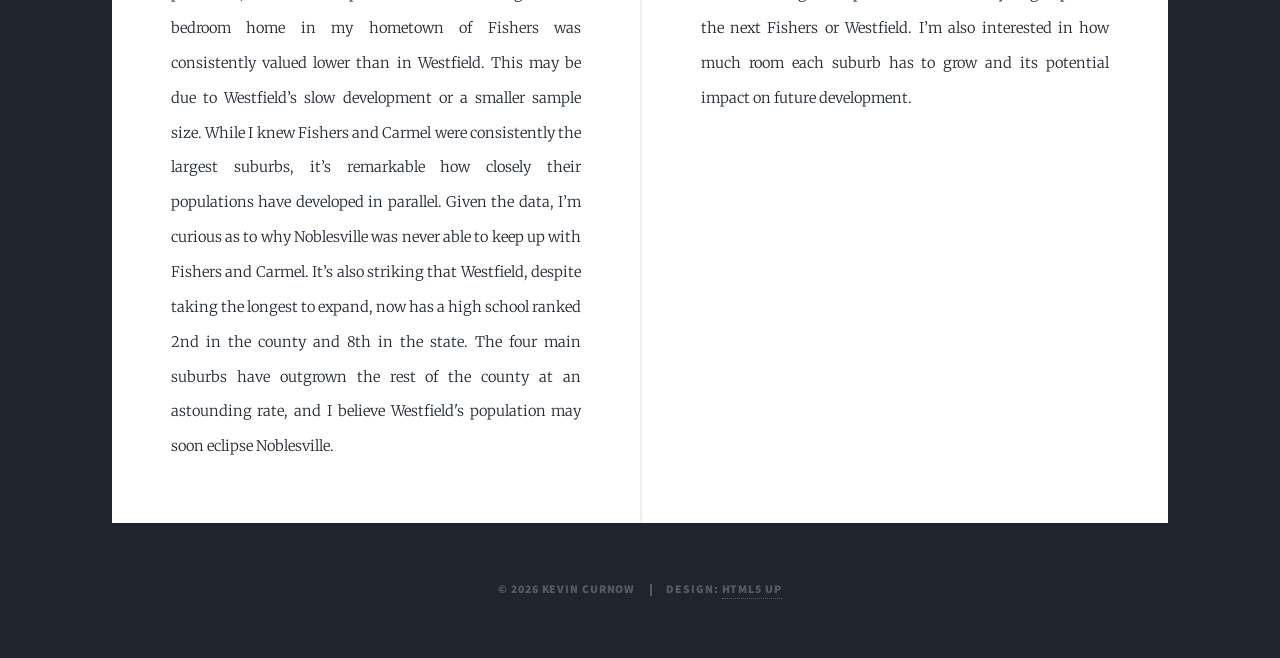
<file: hamilton.html>
<!DOCTYPE HTML>
<!--
	Massively by HTML5 UP
	html5up.net | @ajlkn
	Free for personal and commercial use under the CCA 3.0 license (html5up.net/license)
-->
<html>
	<head>
		<title>The Rise of Hamilton County</title>
		<meta charset="utf-8" />
		<meta name="viewport" content="width=device-width, initial-scale=1, user-scalable=no" />
		<link rel="stylesheet" href="assets/css/main.css" />
		<noscript><link rel="stylesheet" href="assets/css/noscript.css" /></noscript>
	</head>
	<body class="is-preload">

		<!-- Wrapper -->
			<div id="wrapper">

					<!-- Header -->
					<header id="header">
						<a href="index.html" class="logo">Home</a>
					</header>

				<!-- Nav -->
					<nav id="nav">
						
					</nav>

				<!-- Main -->
					<div id="main">

						<!-- Post -->
							<section class="post">
								<header class="major">
									<h1>The Rise of Hamilton County</h1>
									<p>As a lifelong resident of Central Indiana, I have long been fascinated by the region’s rapid expansion in the 21st century. This project applies data analytics to better understand and contextualize these trends.</p>
								</header>
								<div class="image main"><img src="images/hamiltondash.jpg" alt="" /></div>
								<ul class="actions special">
										<li><a href="assets/Hamilton County Portfolio Project.pbix" download="Hamilton County Project.pbix" class="button">Download Dashboard</a></li>
									</ul>
								</section>
								<section class="posts">
								<article>	
								<h3>Insights and Takeaways</h3>
								<p>It made sense that housing prices dipped after the 2008 economic collapse and surged following the COVID-19 pandemic, but I was surprised to see the average three-bedroom home in my hometown of Fishers was consistently valued lower than in Westfield. This may be due to Westfield’s slow development or a smaller sample size. While I knew Fishers and Carmel were consistently the largest suburbs, it’s remarkable how closely their populations have developed in parallel. Given the data, I’m curious as to why Noblesville was never able to keep up with Fishers and Carmel. It’s also striking that Westfield, despite taking the longest to expand, now has a high school ranked 2nd in the county and 8th in the state. The four main suburbs have outgrown the rest of the county at an astounding rate, and I believe Westfield's population may soon eclipse Noblesville.</p>
								</article>
								<article>
								<h3>Next Steps</h3>
								<p>Working on this project has sparked my excitement to continue expanding it. I’m eager to explore the factors behind these growth periods and how they might predict the next Fishers or Westfield. I’m also interested in how much room each suburb has to grow and its potential impact on future development.</p>
								</article>
							</section>

					</div>

				<!-- Footer -->
					<footer id="footer">
						
					</footer>

				<!-- Copyright -->
					<div id="copyright">
						<ul><li>&copy; 2026 Kevin Curnow</li><li>Design: <a href="https://html5up.net">HTML5 UP</a></li></ul>
					</div>

			</div>

		<!-- Scripts -->
			<script src="assets/js/jquery.min.js"></script>
			<script src="assets/js/jquery.scrollex.min.js"></script>
			<script src="assets/js/jquery.scrolly.min.js"></script>
			<script src="assets/js/browser.min.js"></script>
			<script src="assets/js/breakpoints.min.js"></script>
			<script src="assets/js/util.js"></script>
			<script src="assets/js/main.js"></script>

	</body>
</html>
</file>
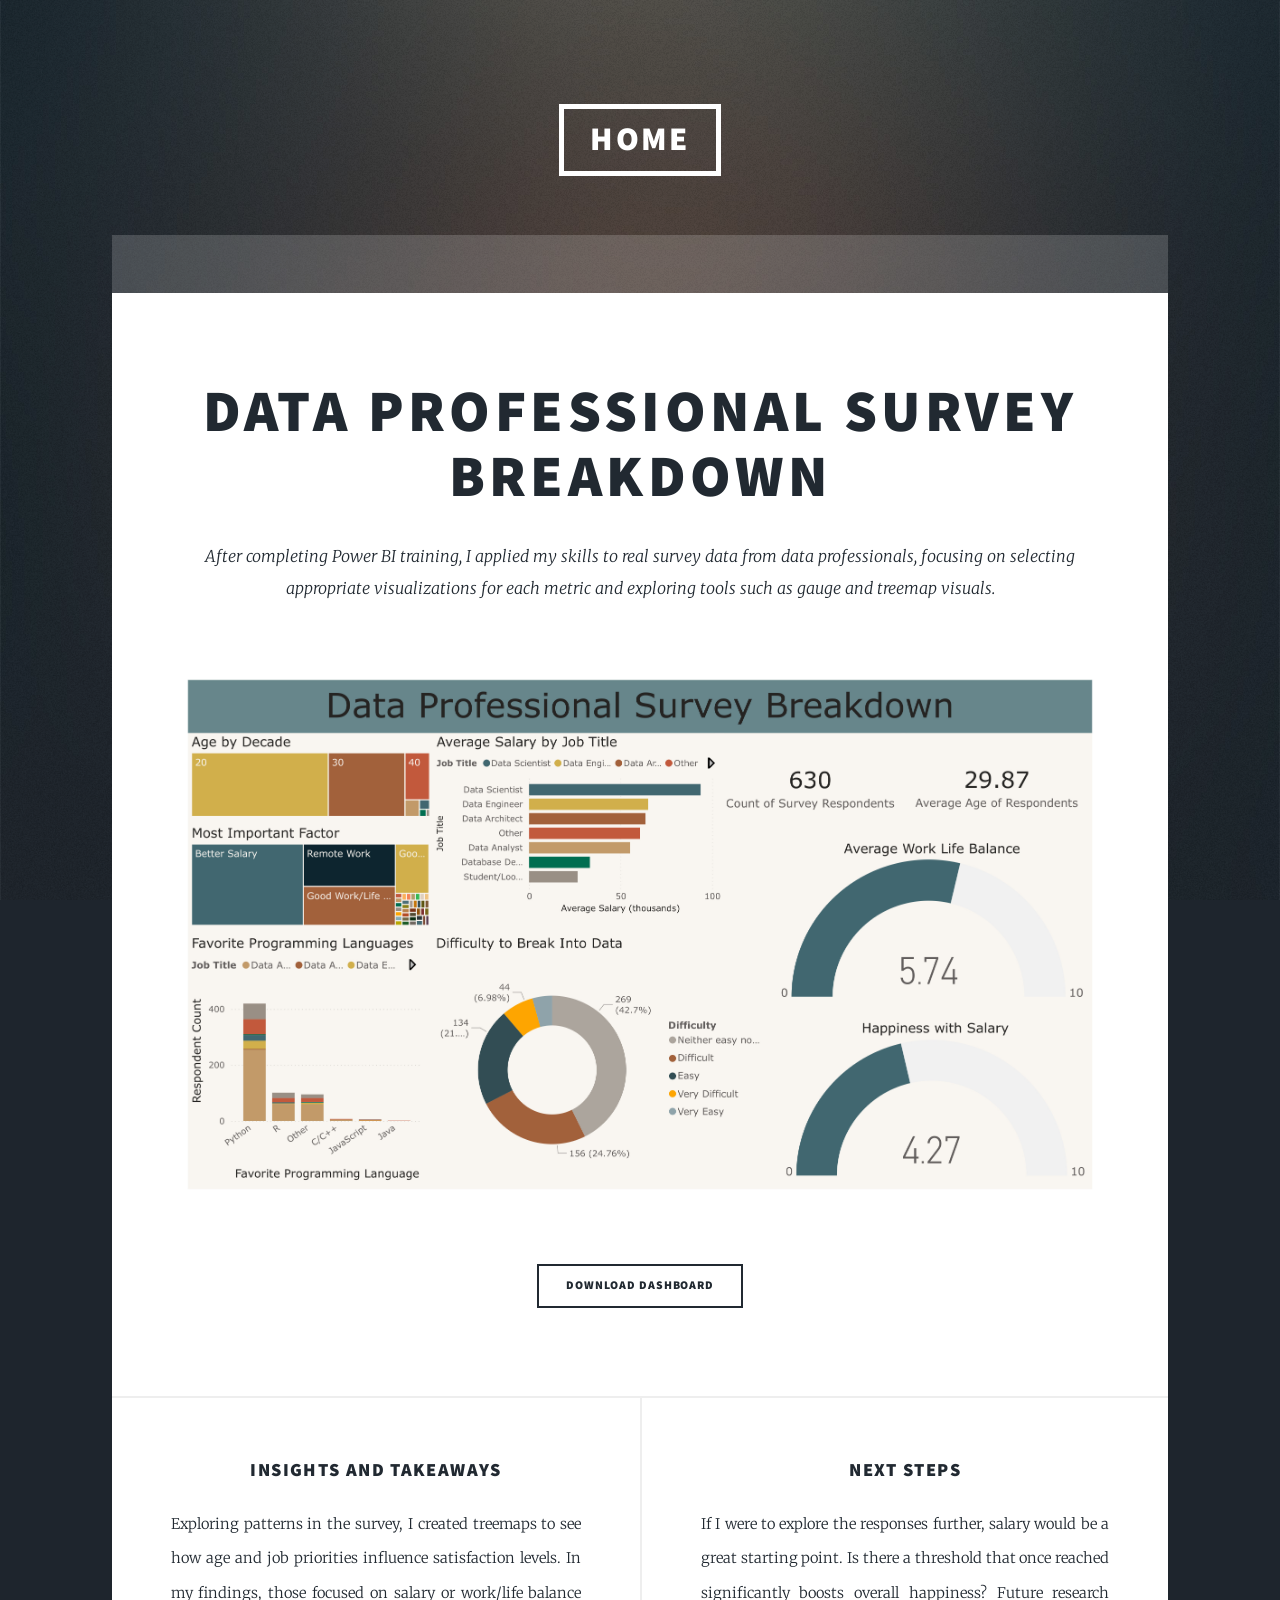
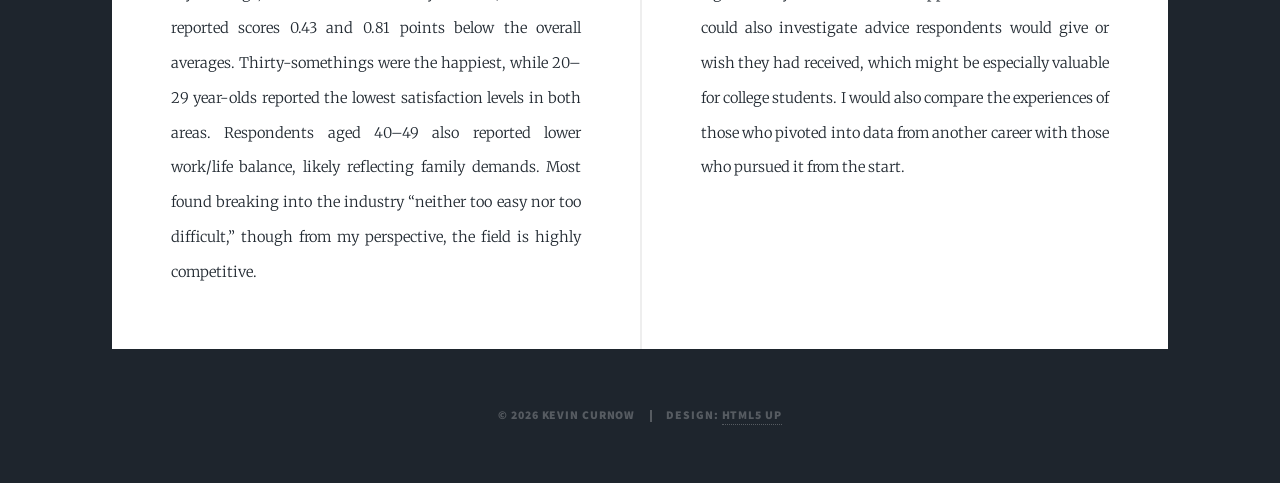
<file: survey.html>
<!DOCTYPE HTML>
<!--
	Massively by HTML5 UP
	html5up.net | @ajlkn
	Free for personal and commercial use under the CCA 3.0 license (html5up.net/license)
-->
<html>
	<head>
		<title>Data Professional Survey Breakdown</title>
		<meta charset="utf-8" />
		<meta name="viewport" content="width=device-width, initial-scale=1, user-scalable=no" />
		<link rel="stylesheet" href="assets/css/main.css" />
		<noscript><link rel="stylesheet" href="assets/css/noscript.css" /></noscript>
	</head>
	<body class="is-preload">

		<!-- Wrapper -->
			<div id="wrapper">

				<!-- Header -->
					<header id="header">
						<a href="index.html" class="logo">Home</a>
					</header>

				<!-- Nav -->
					<nav id="nav">
						
					</nav>

				<!-- Main -->
					<div id="main">

						<!-- Post -->
							<section class="post">
								<header class="major">
									<h1>Data Professional Survey Breakdown</h1>
									<p>After completing Power BI training, I applied my skills to real survey data from data professionals, focusing on selecting appropriate visualizations for each metric and exploring tools such as gauge and treemap visuals.</p>
								</header>
								<div class="image main"><img src="images/surveydash.jpg" alt="" /></div>
								<ul class="actions special">
										<li><a href="assets/DataSurveyBreakdown.pbix" download="Data Survey Project.pbix" class="button">Download Dashboard</a></li>
									</ul>
								</section>
								<section class="posts">
								<article>
								<h3>Insights and Takeaways</h3>
								<p>Exploring patterns in the survey, I created treemaps to see how age and job priorities influence satisfaction levels. In my findings, those focused on salary or work/life balance reported scores 0.43 and 0.81 points below the overall averages. Thirty-somethings were the happiest, while 20–29 year-olds reported the lowest satisfaction levels in both areas. Respondents aged 40–49 also reported lower work/life balance, likely reflecting family demands. Most found breaking into the industry “neither too easy nor too difficult,” though from my perspective, the field is highly competitive.</p>
								</article>
								<article>
								<h3>Next Steps</h3>
								<p>If I were to explore the responses further, salary would be a great starting point. Is there a threshold that once reached significantly boosts overall happiness? Future research could also investigate advice respondents would give or wish they had received, which might be especially valuable for college students. I would also compare the experiences of those who pivoted into data from another career with those who pursued it from the start.</p>
								</article>
								</section>
							

					</div>

				<!-- Footer -->
					<footer id="footer">
						
						
					</footer>

				<!-- Copyright -->
					<div id="copyright">
						<ul><li>&copy; 2026 Kevin Curnow</li><li>Design: <a href="https://html5up.net">HTML5 UP</a></li></ul>
					</div>

			</div>

		<!-- Scripts -->
			<script src="assets/js/jquery.min.js"></script>
			<script src="assets/js/jquery.scrollex.min.js"></script>
			<script src="assets/js/jquery.scrolly.min.js"></script>
			<script src="assets/js/browser.min.js"></script>
			<script src="assets/js/breakpoints.min.js"></script>
			<script src="assets/js/util.js"></script>
			<script src="assets/js/main.js"></script>

	</body>
</html>
</file>
<file: assets/css/main.css>
@import url(fontawesome-all.min.css);
@import url("https://fonts.googleapis.com/css?family=Merriweather:300,700,300italic,700italic|Source+Sans+Pro:900");

/*
	Massively by HTML5 UP
	html5up.net | @ajlkn
	Free for personal and commercial use under the CCA 3.0 license (html5up.net/license)
*/

html, body, div, span, applet, object,
iframe, h1, h2, h3, h4, h5, h6, p, blockquote,
pre, a, abbr, acronym, address, big, cite,
code, del, dfn, em, img, ins, kbd, q, s, samp,
small, strike, strong, sub, sup, tt, var, b,
u, i, center, dl, dt, dd, ol, ul, li, fieldset,
form, label, legend, table, caption, tbody,
tfoot, thead, tr, th, td, article, aside,
canvas, details, embed, figure, figcaption,
footer, header, hgroup, menu, nav, output, ruby,
section, summary, time, mark, audio, video {
	margin: 0;
	padding: 0;
	border: 0;
	font-size: 100%;
	font: inherit;
	vertical-align: baseline;}

article, aside, details, figcaption, figure,
footer, header, hgroup, menu, nav, section {
	display: block;}

body {
	line-height: 1;
}

ol, ul {
	list-style: none;
}

blockquote, q {
	quotes: none;
}

	blockquote:before, blockquote:after, q:before, q:after {
		content: '';
		content: none;
	}

table {
	border-collapse: collapse;
	border-spacing: 0;
}

body {
	-webkit-text-size-adjust: none;
}

mark {
	background-color: transparent;
	color: inherit;
}

input::-moz-focus-inner {
	border: 0;
	padding: 0;
}

input, select, textarea {
	-moz-appearance: none;
	-webkit-appearance: none;
	-ms-appearance: none;
	appearance: none;
}

/* Basic */

	@-ms-viewport {
		width: device-width;
	}

	body {
		-ms-overflow-style: scrollbar;
	}

	@media screen and (max-width: 480px) {

		html, body {
			min-width: 320px;
		}

	}

	html {
		box-sizing: border-box;
	}

	*, *:before, *:after {
		box-sizing: inherit;
	}

	body {
		background-color: #1e252d;
	}

		body.is-preload *, body.is-preload *:before, body.is-preload *:after {
			-moz-animation: none !important;
			-webkit-animation: none !important;
			-ms-animation: none !important;
			animation: none !important;
			-moz-transition: none !important;
			-webkit-transition: none !important;
			-ms-transition: none !important;
			transition: none !important;
		}

/* Type */

	html {
		font-size: 16pt;
	}

		@media screen and (max-width: 1680px) {

			html {
				font-size: 12pt;
			}

		}

		@media screen and (max-width: 1280px) {

			html {
				font-size: 11pt;
			}

		}

		@media screen and (max-width: 360px) {

			html {
				font-size: 10pt;
			}

		}

	body {
		color: #212931;
	}

	body, input, select, textarea {
		font-family: "Merriweather", Georgia, serif;
		font-weight: 300;
		font-size: 1rem;
		line-height: 2.375;
	}

	a {
		-moz-transition: color 0.2s ease-in-out, background-color 0.2s ease-in-out, border-color 0.2s ease-in-out, box-shadow 0.2s ease-in-out;
		-webkit-transition: color 0.2s ease-in-out, background-color 0.2s ease-in-out, border-color 0.2s ease-in-out, box-shadow 0.2s ease-in-out;
		-ms-transition: color 0.2s ease-in-out, background-color 0.2s ease-in-out, border-color 0.2s ease-in-out, box-shadow 0.2s ease-in-out;
		transition: color 0.2s ease-in-out, background-color 0.2s ease-in-out, border-color 0.2s ease-in-out, box-shadow 0.2s ease-in-out;
		border-bottom: dotted 1px;
		text-decoration: none;
	}

		a:hover {
			border-bottom-color: transparent;
		}

	strong, b {
		font-weight: 600;
	}

	em, i {
		font-style: italic;
	}

	p {
		text-align: justify;
		margin: 0 0 2rem 0;
	}

	h1, h2, h3, h4, h5, h6 {
		font-family: "Source Sans Pro", Helvetica, sans-serif;
		font-weight: 900;
		line-height: 1.5;
		letter-spacing: 0.075em;
		text-transform: uppercase;
		margin: 0 0 1rem 0;
	}

		h1 a, h2 a, h3 a, h4 a, h5 a, h6 a {
			border-bottom: 0;
			color: inherit;
			text-decoration: none;
		}

	h1 {
		font-size: 4rem;
		line-height: 1.1;
		margin: 0 0 2rem 0;
	}

	h2 {
		font-size: 1.75rem;
		line-height: 1.3;
		margin: 0 0 1.5rem 0;
	}

	h3 {
		font-size: 1.25rem;
		margin: 0 0 1.5rem 0;
	}

	h4 {
		font-size: 1rem;
	}

	h5 {
		font-size: 0.9rem;
	}

	h6 {
		font-size: 0.8rem;
	}

	sub {
		font-size: 0.8rem;
		position: relative;
		top: 0.5rem;
	}

	sup {
		font-size: 0.8rem;
		position: relative;
		top: -0.5rem;
	}

	blockquote {
		border-left: solid 4px;
		font-style: italic;
		margin: 0 0 2rem 0;
		padding: 0.5rem 0 0.5rem 2rem;
	}

	code {
		border: solid 2px;
		font-family: "Courier New", monospace;
		font-size: 0.9rem;
		margin: 0 0.25rem;
		padding: 0.25rem 0.65rem;
	}

	pre {
		-webkit-overflow-scrolling: touch;
		font-family: "Courier New", monospace;
		font-size: 0.9rem;
		margin: 0 0 2rem 0;
	}

		pre code {
			display: block;
			line-height: 1.75;
			padding: 1rem 1.5rem;
			overflow-x: auto;
		}

	hr {
		border: 0;
		border-bottom: solid 2px;
		margin: 3rem 0;
	}

		hr.major {
			margin: 5rem 0;
		}

	.align-left {
		text-align: left;
	}

	.align-center {
		text-align: center;
	}

	.align-right {
		text-align: right;
	}

	input, select, textarea {
		color: #212931;
	}

	a {
		color: #212931;
		border-bottom-color: rgba(33, 41, 49, 0.5);
	}

		a:hover {
			border-bottom-color: transparent;
			color: #18bfef !important;
		}

	strong, b {
		color: #212931;
	}

	h1, h2, h3, h4, h5, h6 {
		color: #212931;
	}

	blockquote {
		border-left-color: #eeeeee;
	}

	code {
		background: rgba(220, 220, 220, 0.25);
		border-color: #eeeeee;
	}

	hr {
		border-bottom-color: #eeeeee;
	}

/* Row */

	.row {
		display: flex;
		flex-wrap: wrap;
		box-sizing: border-box;
		align-items: stretch;
	}

		.row > * {
			box-sizing: border-box;
		}

		.row.gtr-uniform > * > :last-child {
			margin-bottom: 0;
		}

		.row.aln-left {
			justify-content: flex-start;
		}

		.row.aln-center {
			justify-content: center;
		}

		.row.aln-right {
			justify-content: flex-end;
		}

		.row.aln-top {
			align-items: flex-start;
		}

		.row.aln-middle {
			align-items: center;
		}

		.row.aln-bottom {
			align-items: flex-end;
		}

		.row > .imp {
			order: -1;
		}

		.row > .col-1 {
			width: 8.33333%;
		}

		.row > .off-1 {
			margin-left: 8.33333%;
		}

		.row > .col-2 {
			width: 16.66667%;
		}

		.row > .off-2 {
			margin-left: 16.66667%;
		}

		.row > .col-3 {
			width: 25%;
		}

		.row > .off-3 {
			margin-left: 25%;
		}

		.row > .col-4 {
			width: 33.33333%;
		}

		.row > .off-4 {
			margin-left: 33.33333%;
		}

		.row > .col-5 {
			width: 41.66667%;
		}

		.row > .off-5 {
			margin-left: 41.66667%;
		}

		.row > .col-6 {
			width: 50%;
		}

		.row > .off-6 {
			margin-left: 50%;
		}

		.row > .col-7 {
			width: 58.33333%;
		}

		.row > .off-7 {
			margin-left: 58.33333%;
		}

		.row > .col-8 {
			width: 66.66667%;
		}

		.row > .off-8 {
			margin-left: 66.66667%;
		}

		.row > .col-9 {
			width: 75%;
		}

		.row > .off-9 {
			margin-left: 75%;
		}

		.row > .col-10 {
			width: 83.33333%;
		}

		.row > .off-10 {
			margin-left: 83.33333%;
		}

		.row > .col-11 {
			width: 91.66667%;
		}

		.row > .off-11 {
			margin-left: 91.66667%;
		}

		.row > .col-12 {
			width: 100%;
		}

		.row > .off-12 {
			margin-left: 100%;
		}

		.row.gtr-0 {
			margin-top: 0;
			margin-left: 0rem;
		}

			.row.gtr-0 > * {
				padding: 0 0 0 0rem;
			}

			.row.gtr-0.gtr-uniform {
				margin-top: 0rem;
			}

				.row.gtr-0.gtr-uniform > * {
					padding-top: 0rem;
				}

		.row.gtr-25 {
			margin-top: 0;
			margin-left: -0.375rem;
		}

			.row.gtr-25 > * {
				padding: 0 0 0 0.375rem;
			}

			.row.gtr-25.gtr-uniform {
				margin-top: -0.375rem;
			}

				.row.gtr-25.gtr-uniform > * {
					padding-top: 0.375rem;
				}

		.row.gtr-50 {
			margin-top: 0;
			margin-left: -0.75rem;
		}

			.row.gtr-50 > * {
				padding: 0 0 0 0.75rem;
			}

			.row.gtr-50.gtr-uniform {
				margin-top: -0.75rem;
			}

				.row.gtr-50.gtr-uniform > * {
					padding-top: 0.75rem;
				}

		.row {
			margin-top: 0;
			margin-left: -1.5rem;
		}

			.row > * {
				padding: 0 0 0 1.5rem;
			}

			.row.gtr-uniform {
				margin-top: -1.5rem;
			}

				.row.gtr-uniform > * {
					padding-top: 1.5rem;
				}

		.row.gtr-150 {
			margin-top: 0;
			margin-left: -2.25rem;
		}

			.row.gtr-150 > * {
				padding: 0 0 0 2.25rem;
			}

			.row.gtr-150.gtr-uniform {
				margin-top: -2.25rem;
			}

				.row.gtr-150.gtr-uniform > * {
					padding-top: 2.25rem;
				}

		.row.gtr-200 {
			margin-top: 0;
			margin-left: -3rem;
		}

			.row.gtr-200 > * {
				padding: 0 0 0 3rem;
			}

			.row.gtr-200.gtr-uniform {
				margin-top: -3rem;
			}

				.row.gtr-200.gtr-uniform > * {
					padding-top: 3rem;
				}

		@media screen and (max-width: 1680px) {

			.row {
				display: flex;
				flex-wrap: wrap;
				box-sizing: border-box;
				align-items: stretch;
			}

				.row > * {
					box-sizing: border-box;
				}

				.row.gtr-uniform > * > :last-child {
					margin-bottom: 0;
				}

				.row.aln-left {
					justify-content: flex-start;
				}

				.row.aln-center {
					justify-content: center;
				}

				.row.aln-right {
					justify-content: flex-end;
				}

				.row.aln-top {
					align-items: flex-start;
				}

				.row.aln-middle {
					align-items: center;
				}

				.row.aln-bottom {
					align-items: flex-end;
				}

				.row > .imp-xlarge {
					order: -1;
				}

				.row > .col-1-xlarge {
					width: 8.33333%;
				}

				.row > .off-1-xlarge {
					margin-left: 8.33333%;
				}

				.row > .col-2-xlarge {
					width: 16.66667%;
				}

				.row > .off-2-xlarge {
					margin-left: 16.66667%;
				}

				.row > .col-3-xlarge {
					width: 25%;
				}

				.row > .off-3-xlarge {
					margin-left: 25%;
				}

				.row > .col-4-xlarge {
					width: 33.33333%;
				}

				.row > .off-4-xlarge {
					margin-left: 33.33333%;
				}

				.row > .col-5-xlarge {
					width: 41.66667%;
				}

				.row > .off-5-xlarge {
					margin-left: 41.66667%;
				}

				.row > .col-6-xlarge {
					width: 50%;
				}

				.row > .off-6-xlarge {
					margin-left: 50%;
				}

				.row > .col-7-xlarge {
					width: 58.33333%;
				}

				.row > .off-7-xlarge {
					margin-left: 58.33333%;
				}

				.row > .col-8-xlarge {
					width: 66.66667%;
				}

				.row > .off-8-xlarge {
					margin-left: 66.66667%;
				}

				.row > .col-9-xlarge {
					width: 75%;
				}

				.row > .off-9-xlarge {
					margin-left: 75%;
				}

				.row > .col-10-xlarge {
					width: 83.33333%;
				}

				.row > .off-10-xlarge {
					margin-left: 83.33333%;
				}

				.row > .col-11-xlarge {
					width: 91.66667%;
				}

				.row > .off-11-xlarge {
					margin-left: 91.66667%;
				}

				.row > .col-12-xlarge {
					width: 100%;
				}

				.row > .off-12-xlarge {
					margin-left: 100%;
				}

				.row.gtr-0 {
					margin-top: 0;
					margin-left: 0rem;
				}

					.row.gtr-0 > * {
						padding: 0 0 0 0rem;
					}

					.row.gtr-0.gtr-uniform {
						margin-top: 0rem;
					}

						.row.gtr-0.gtr-uniform > * {
							padding-top: 0rem;
						}

				.row.gtr-25 {
					margin-top: 0;
					margin-left: -0.375rem;
				}

					.row.gtr-25 > * {
						padding: 0 0 0 0.375rem;
					}

					.row.gtr-25.gtr-uniform {
						margin-top: -0.375rem;
					}

						.row.gtr-25.gtr-uniform > * {
							padding-top: 0.375rem;
						}

				.row.gtr-50 {
					margin-top: 0;
					margin-left: -0.75rem;
				}

					.row.gtr-50 > * {
						padding: 0 0 0 0.75rem;
					}

					.row.gtr-50.gtr-uniform {
						margin-top: -0.75rem;
					}

						.row.gtr-50.gtr-uniform > * {
							padding-top: 0.75rem;
						}

				.row {
					margin-top: 0;
					margin-left: -1.5rem;
				}

					.row > * {
						padding: 0 0 0 1.5rem;
					}

					.row.gtr-uniform {
						margin-top: -1.5rem;
					}

						.row.gtr-uniform > * {
							padding-top: 1.5rem;
						}

				.row.gtr-150 {
					margin-top: 0;
					margin-left: -2.25rem;
				}

					.row.gtr-150 > * {
						padding: 0 0 0 2.25rem;
					}

					.row.gtr-150.gtr-uniform {
						margin-top: -2.25rem;
					}

						.row.gtr-150.gtr-uniform > * {
							padding-top: 2.25rem;
						}

				.row.gtr-200 {
					margin-top: 0;
					margin-left: -3rem;
				}

					.row.gtr-200 > * {
						padding: 0 0 0 3rem;
					}

					.row.gtr-200.gtr-uniform {
						margin-top: -3rem;
					}

						.row.gtr-200.gtr-uniform > * {
							padding-top: 3rem;
						}

		}

		@media screen and (max-width: 1280px) {

			.row {
				display: flex;
				flex-wrap: wrap;
				box-sizing: border-box;
				align-items: stretch;
			}

				.row > * {
					box-sizing: border-box;
				}

				.row.gtr-uniform > * > :last-child {
					margin-bottom: 0;
				}

				.row.aln-left {
					justify-content: flex-start;
				}

				.row.aln-center {
					justify-content: center;
				}

				.row.aln-right {
					justify-content: flex-end;
				}

				.row.aln-top {
					align-items: flex-start;
				}

				.row.aln-middle {
					align-items: center;
				}

				.row.aln-bottom {
					align-items: flex-end;
				}

				.row > .imp-large {
					order: -1;
				}

				.row > .col-1-large {
					width: 8.33333%;
				}

				.row > .off-1-large {
					margin-left: 8.33333%;
				}

				.row > .col-2-large {
					width: 16.66667%;
				}

				.row > .off-2-large {
					margin-left: 16.66667%;
				}

				.row > .col-3-large {
					width: 25%;
				}

				.row > .off-3-large {
					margin-left: 25%;
				}

				.row > .col-4-large {
					width: 33.33333%;
				}

				.row > .off-4-large {
					margin-left: 33.33333%;
				}

				.row > .col-5-large {
					width: 41.66667%;
				}

				.row > .off-5-large {
					margin-left: 41.66667%;
				}

				.row > .col-6-large {
					width: 50%;
				}

				.row > .off-6-large {
					margin-left: 50%;
				}

				.row > .col-7-large {
					width: 58.33333%;
				}

				.row > .off-7-large {
					margin-left: 58.33333%;
				}

				.row > .col-8-large {
					width: 66.66667%;
				}

				.row > .off-8-large {
					margin-left: 66.66667%;
				}

				.row > .col-9-large {
					width: 75%;
				}

				.row > .off-9-large {
					margin-left: 75%;
				}

				.row > .col-10-large {
					width: 83.33333%;
				}

				.row > .off-10-large {
					margin-left: 83.33333%;
				}

				.row > .col-11-large {
					width: 91.66667%;
				}

				.row > .off-11-large {
					margin-left: 91.66667%;
				}

				.row > .col-12-large {
					width: 100%;
				}

				.row > .off-12-large {
					margin-left: 100%;
				}

				.row.gtr-0 {
					margin-top: 0;
					margin-left: 0rem;
				}

					.row.gtr-0 > * {
						padding: 0 0 0 0rem;
					}

					.row.gtr-0.gtr-uniform {
						margin-top: 0rem;
					}

						.row.gtr-0.gtr-uniform > * {
							padding-top: 0rem;
						}

				.row.gtr-25 {
					margin-top: 0;
					margin-left: -0.375rem;
				}

					.row.gtr-25 > * {
						padding: 0 0 0 0.375rem;
					}

					.row.gtr-25.gtr-uniform {
						margin-top: -0.375rem;
					}

						.row.gtr-25.gtr-uniform > * {
							padding-top: 0.375rem;
						}

				.row.gtr-50 {
					margin-top: 0;
					margin-left: -0.75rem;
				}

					.row.gtr-50 > * {
						padding: 0 0 0 0.75rem;
					}

					.row.gtr-50.gtr-uniform {
						margin-top: -0.75rem;
					}

						.row.gtr-50.gtr-uniform > * {
							padding-top: 0.75rem;
						}

				.row {
					margin-top: 0;
					margin-left: -1.5rem;
				}

					.row > * {
						padding: 0 0 0 1.5rem;
					}

					.row.gtr-uniform {
						margin-top: -1.5rem;
					}

						.row.gtr-uniform > * {
							padding-top: 1.5rem;
						}

				.row.gtr-150 {
					margin-top: 0;
					margin-left: -2.25rem;
				}

					.row.gtr-150 > * {
						padding: 0 0 0 2.25rem;
					}

					.row.gtr-150.gtr-uniform {
						margin-top: -2.25rem;
					}

						.row.gtr-150.gtr-uniform > * {
							padding-top: 2.25rem;
						}

				.row.gtr-200 {
					margin-top: 0;
					margin-left: -3rem;
				}

					.row.gtr-200 > * {
						padding: 0 0 0 3rem;
					}

					.row.gtr-200.gtr-uniform {
						margin-top: -3rem;
					}

						.row.gtr-200.gtr-uniform > * {
							padding-top: 3rem;
						}

		}

		@media screen and (max-width: 980px) {

			.row {
				display: flex;
				flex-wrap: wrap;
				box-sizing: border-box;
				align-items: stretch;
			}

				.row > * {
					box-sizing: border-box;
				}

				.row.gtr-uniform > * > :last-child {
					margin-bottom: 0;
				}

				.row.aln-left {
					justify-content: flex-start;
				}

				.row.aln-center {
					justify-content: center;
				}

				.row.aln-right {
					justify-content: flex-end;
				}

				.row.aln-top {
					align-items: flex-start;
				}

				.row.aln-middle {
					align-items: center;
				}

				.row.aln-bottom {
					align-items: flex-end;
				}

				.row > .imp-medium {
					order: -1;
				}

				.row > .col-1-medium {
					width: 8.33333%;
				}

				.row > .off-1-medium {
					margin-left: 8.33333%;
				}

				.row > .col-2-medium {
					width: 16.66667%;
				}

				.row > .off-2-medium {
					margin-left: 16.66667%;
				}

				.row > .col-3-medium {
					width: 25%;
				}

				.row > .off-3-medium {
					margin-left: 25%;
				}

				.row > .col-4-medium {
					width: 33.33333%;
				}

				.row > .off-4-medium {
					margin-left: 33.33333%;
				}

				.row > .col-5-medium {
					width: 41.66667%;
				}

				.row > .off-5-medium {
					margin-left: 41.66667%;
				}

				.row > .col-6-medium {
					width: 50%;
				}

				.row > .off-6-medium {
					margin-left: 50%;
				}

				.row > .col-7-medium {
					width: 58.33333%;
				}

				.row > .off-7-medium {
					margin-left: 58.33333%;
				}

				.row > .col-8-medium {
					width: 66.66667%;
				}

				.row > .off-8-medium {
					margin-left: 66.66667%;
				}

				.row > .col-9-medium {
					width: 75%;
				}

				.row > .off-9-medium {
					margin-left: 75%;
				}

				.row > .col-10-medium {
					width: 83.33333%;
				}

				.row > .off-10-medium {
					margin-left: 83.33333%;
				}

				.row > .col-11-medium {
					width: 91.66667%;
				}

				.row > .off-11-medium {
					margin-left: 91.66667%;
				}

				.row > .col-12-medium {
					width: 100%;
				}

				.row > .off-12-medium {
					margin-left: 100%;
				}

				.row.gtr-0 {
					margin-top: 0;
					margin-left: 0rem;
				}

					.row.gtr-0 > * {
						padding: 0 0 0 0rem;
					}

					.row.gtr-0.gtr-uniform {
						margin-top: 0rem;
					}

						.row.gtr-0.gtr-uniform > * {
							padding-top: 0rem;
						}

				.row.gtr-25 {
					margin-top: 0;
					margin-left: -0.375rem;
				}

					.row.gtr-25 > * {
						padding: 0 0 0 0.375rem;
					}

					.row.gtr-25.gtr-uniform {
						margin-top: -0.375rem;
					}

						.row.gtr-25.gtr-uniform > * {
							padding-top: 0.375rem;
						}

				.row.gtr-50 {
					margin-top: 0;
					margin-left: -0.75rem;
				}

					.row.gtr-50 > * {
						padding: 0 0 0 0.75rem;
					}

					.row.gtr-50.gtr-uniform {
						margin-top: -0.75rem;
					}

						.row.gtr-50.gtr-uniform > * {
							padding-top: 0.75rem;
						}

				.row {
					margin-top: 0;
					margin-left: -1.5rem;
				}

					.row > * {
						padding: 0 0 0 1.5rem;
					}

					.row.gtr-uniform {
						margin-top: -1.5rem;
					}

						.row.gtr-uniform > * {
							padding-top: 1.5rem;
						}

				.row.gtr-150 {
					margin-top: 0;
					margin-left: -2.25rem;
				}

					.row.gtr-150 > * {
						padding: 0 0 0 2.25rem;
					}

					.row.gtr-150.gtr-uniform {
						margin-top: -2.25rem;
					}

						.row.gtr-150.gtr-uniform > * {
							padding-top: 2.25rem;
						}

				.row.gtr-200 {
					margin-top: 0;
					margin-left: -3rem;
				}

					.row.gtr-200 > * {
						padding: 0 0 0 3rem;
					}

					.row.gtr-200.gtr-uniform {
						margin-top: -3rem;
					}

						.row.gtr-200.gtr-uniform > * {
							padding-top: 3rem;
						}

		}

		@media screen and (max-width: 736px) {

			.row {
				display: flex;
				flex-wrap: wrap;
				box-sizing: border-box;
				align-items: stretch;
			}

				.row > * {
					box-sizing: border-box;
				}

				.row.gtr-uniform > * > :last-child {
					margin-bottom: 0;
				}

				.row.aln-left {
					justify-content: flex-start;
				}

				.row.aln-center {
					justify-content: center;
				}

				.row.aln-right {
					justify-content: flex-end;
				}

				.row.aln-top {
					align-items: flex-start;
				}

				.row.aln-middle {
					align-items: center;
				}

				.row.aln-bottom {
					align-items: flex-end;
				}

				.row > .imp-small {
					order: -1;
				}

				.row > .col-1-small {
					width: 8.33333%;
				}

				.row > .off-1-small {
					margin-left: 8.33333%;
				}

				.row > .col-2-small {
					width: 16.66667%;
				}

				.row > .off-2-small {
					margin-left: 16.66667%;
				}

				.row > .col-3-small {
					width: 25%;
				}

				.row > .off-3-small {
					margin-left: 25%;
				}

				.row > .col-4-small {
					width: 33.33333%;
				}

				.row > .off-4-small {
					margin-left: 33.33333%;
				}

				.row > .col-5-small {
					width: 41.66667%;
				}

				.row > .off-5-small {
					margin-left: 41.66667%;
				}

				.row > .col-6-small {
					width: 50%;
				}

				.row > .off-6-small {
					margin-left: 50%;
				}

				.row > .col-7-small {
					width: 58.33333%;
				}

				.row > .off-7-small {
					margin-left: 58.33333%;
				}

				.row > .col-8-small {
					width: 66.66667%;
				}

				.row > .off-8-small {
					margin-left: 66.66667%;
				}

				.row > .col-9-small {
					width: 75%;
				}

				.row > .off-9-small {
					margin-left: 75%;
				}

				.row > .col-10-small {
					width: 83.33333%;
				}

				.row > .off-10-small {
					margin-left: 83.33333%;
				}

				.row > .col-11-small {
					width: 91.66667%;
				}

				.row > .off-11-small {
					margin-left: 91.66667%;
				}

				.row > .col-12-small {
					width: 100%;
				}

				.row > .off-12-small {
					margin-left: 100%;
				}

				.row.gtr-0 {
					margin-top: 0;
					margin-left: 0rem;
				}

					.row.gtr-0 > * {
						padding: 0 0 0 0rem;
					}

					.row.gtr-0.gtr-uniform {
						margin-top: 0rem;
					}

						.row.gtr-0.gtr-uniform > * {
							padding-top: 0rem;
						}

				.row.gtr-25 {
					margin-top: 0;
					margin-left: -0.375rem;
				}

					.row.gtr-25 > * {
						padding: 0 0 0 0.375rem;
					}

					.row.gtr-25.gtr-uniform {
						margin-top: -0.375rem;
					}

						.row.gtr-25.gtr-uniform > * {
							padding-top: 0.375rem;
						}

				.row.gtr-50 {
					margin-top: 0;
					margin-left: -0.75rem;
				}

					.row.gtr-50 > * {
						padding: 0 0 0 0.75rem;
					}

					.row.gtr-50.gtr-uniform {
						margin-top: -0.75rem;
					}

						.row.gtr-50.gtr-uniform > * {
							padding-top: 0.75rem;
						}

				.row {
					margin-top: 0;
					margin-left: -1.5rem;
				}

					.row > * {
						padding: 0 0 0 1.5rem;
					}

					.row.gtr-uniform {
						margin-top: -1.5rem;
					}

						.row.gtr-uniform > * {
							padding-top: 1.5rem;
						}

				.row.gtr-150 {
					margin-top: 0;
					margin-left: -2.25rem;
				}

					.row.gtr-150 > * {
						padding: 0 0 0 2.25rem;
					}

					.row.gtr-150.gtr-uniform {
						margin-top: -2.25rem;
					}

						.row.gtr-150.gtr-uniform > * {
							padding-top: 2.25rem;
						}

				.row.gtr-200 {
					margin-top: 0;
					margin-left: -3rem;
				}

					.row.gtr-200 > * {
						padding: 0 0 0 3rem;
					}

					.row.gtr-200.gtr-uniform {
						margin-top: -3rem;
					}

						.row.gtr-200.gtr-uniform > * {
							padding-top: 3rem;
						}

		}

		@media screen and (max-width: 480px) {

			.row {
				display: flex;
				flex-wrap: wrap;
				box-sizing: border-box;
				align-items: stretch;
			}

				.row > * {
					box-sizing: border-box;
				}

				.row.gtr-uniform > * > :last-child {
					margin-bottom: 0;
				}

				.row.aln-left {
					justify-content: flex-start;
				}

				.row.aln-center {
					justify-content: center;
				}

				.row.aln-right {
					justify-content: flex-end;
				}

				.row.aln-top {
					align-items: flex-start;
				}

				.row.aln-middle {
					align-items: center;
				}

				.row.aln-bottom {
					align-items: flex-end;
				}

				.row > .imp-xsmall {
					order: -1;
				}

				.row > .col-1-xsmall {
					width: 8.33333%;
				}

				.row > .off-1-xsmall {
					margin-left: 8.33333%;
				}

				.row > .col-2-xsmall {
					width: 16.66667%;
				}

				.row > .off-2-xsmall {
					margin-left: 16.66667%;
				}

				.row > .col-3-xsmall {
					width: 25%;
				}

				.row > .off-3-xsmall {
					margin-left: 25%;
				}

				.row > .col-4-xsmall {
					width: 33.33333%;
				}

				.row > .off-4-xsmall {
					margin-left: 33.33333%;
				}

				.row > .col-5-xsmall {
					width: 41.66667%;
				}

				.row > .off-5-xsmall {
					margin-left: 41.66667%;
				}

				.row > .col-6-xsmall {
					width: 50%;
				}

				.row > .off-6-xsmall {
					margin-left: 50%;
				}

				.row > .col-7-xsmall {
					width: 58.33333%;
				}

				.row > .off-7-xsmall {
					margin-left: 58.33333%;
				}

				.row > .col-8-xsmall {
					width: 66.66667%;
				}

				.row > .off-8-xsmall {
					margin-left: 66.66667%;
				}

				.row > .col-9-xsmall {
					width: 75%;
				}

				.row > .off-9-xsmall {
					margin-left: 75%;
				}

				.row > .col-10-xsmall {
					width: 83.33333%;
				}

				.row > .off-10-xsmall {
					margin-left: 83.33333%;
				}

				.row > .col-11-xsmall {
					width: 91.66667%;
				}

				.row > .off-11-xsmall {
					margin-left: 91.66667%;
				}

				.row > .col-12-xsmall {
					width: 100%;
				}

				.row > .off-12-xsmall {
					margin-left: 100%;
				}

				.row.gtr-0 {
					margin-top: 0;
					margin-left: 0rem;
				}

					.row.gtr-0 > * {
						padding: 0 0 0 0rem;
					}

					.row.gtr-0.gtr-uniform {
						margin-top: 0rem;
					}

						.row.gtr-0.gtr-uniform > * {
							padding-top: 0rem;
						}

				.row.gtr-25 {
					margin-top: 0;
					margin-left: -0.375rem;
				}

					.row.gtr-25 > * {
						padding: 0 0 0 0.375rem;
					}

					.row.gtr-25.gtr-uniform {
						margin-top: -0.375rem;
					}

						.row.gtr-25.gtr-uniform > * {
							padding-top: 0.375rem;
						}

				.row.gtr-50 {
					margin-top: 0;
					margin-left: -0.75rem;
				}

					.row.gtr-50 > * {
						padding: 0 0 0 0.75rem;
					}

					.row.gtr-50.gtr-uniform {
						margin-top: -0.75rem;
					}

						.row.gtr-50.gtr-uniform > * {
							padding-top: 0.75rem;
						}

				.row {
					margin-top: 0;
					margin-left: -1.5rem;
				}

					.row > * {
						padding: 0 0 0 1.5rem;
					}

					.row.gtr-uniform {
						margin-top: -1.5rem;
					}

						.row.gtr-uniform > * {
							padding-top: 1.5rem;
						}

				.row.gtr-150 {
					margin-top: 0;
					margin-left: -2.25rem;
				}

					.row.gtr-150 > * {
						padding: 0 0 0 2.25rem;
					}

					.row.gtr-150.gtr-uniform {
						margin-top: -2.25rem;
					}

						.row.gtr-150.gtr-uniform > * {
							padding-top: 2.25rem;
						}

				.row.gtr-200 {
					margin-top: 0;
					margin-left: -3rem;
				}

					.row.gtr-200 > * {
						padding: 0 0 0 3rem;
					}

					.row.gtr-200.gtr-uniform {
						margin-top: -3rem;
					}

						.row.gtr-200.gtr-uniform > * {
							padding-top: 3rem;
						}

		}

		@media screen and (max-width: 360px) {

			.row {
				display: flex;
				flex-wrap: wrap;
				box-sizing: border-box;
				align-items: stretch;
			}

				.row > * {
					box-sizing: border-box;
				}

				.row.gtr-uniform > * > :last-child {
					margin-bottom: 0;
				}

				.row.aln-left {
					justify-content: flex-start;
				}

				.row.aln-center {
					justify-content: center;
				}

				.row.aln-right {
					justify-content: flex-end;
				}

				.row.aln-top {
					align-items: flex-start;
				}

				.row.aln-middle {
					align-items: center;
				}

				.row.aln-bottom {
					align-items: flex-end;
				}

				.row > .imp-xxsmall {
					order: -1;
				}

				.row > .col-1-xxsmall {
					width: 8.33333%;
				}

				.row > .off-1-xxsmall {
					margin-left: 8.33333%;
				}

				.row > .col-2-xxsmall {
					width: 16.66667%;
				}

				.row > .off-2-xxsmall {
					margin-left: 16.66667%;
				}

				.row > .col-3-xxsmall {
					width: 25%;
				}

				.row > .off-3-xxsmall {
					margin-left: 25%;
				}

				.row > .col-4-xxsmall {
					width: 33.33333%;
				}

				.row > .off-4-xxsmall {
					margin-left: 33.33333%;
				}

				.row > .col-5-xxsmall {
					width: 41.66667%;
				}

				.row > .off-5-xxsmall {
					margin-left: 41.66667%;
				}

				.row > .col-6-xxsmall {
					width: 50%;
				}

				.row > .off-6-xxsmall {
					margin-left: 50%;
				}

				.row > .col-7-xxsmall {
					width: 58.33333%;
				}

				.row > .off-7-xxsmall {
					margin-left: 58.33333%;
				}

				.row > .col-8-xxsmall {
					width: 66.66667%;
				}

				.row > .off-8-xxsmall {
					margin-left: 66.66667%;
				}

				.row > .col-9-xxsmall {
					width: 75%;
				}

				.row > .off-9-xxsmall {
					margin-left: 75%;
				}

				.row > .col-10-xxsmall {
					width: 83.33333%;
				}

				.row > .off-10-xxsmall {
					margin-left: 83.33333%;
				}

				.row > .col-11-xxsmall {
					width: 91.66667%;
				}

				.row > .off-11-xxsmall {
					margin-left: 91.66667%;
				}

				.row > .col-12-xxsmall {
					width: 100%;
				}

				.row > .off-12-xxsmall {
					margin-left: 100%;
				}

				.row.gtr-0 {
					margin-top: 0;
					margin-left: 0rem;
				}

					.row.gtr-0 > * {
						padding: 0 0 0 0rem;
					}

					.row.gtr-0.gtr-uniform {
						margin-top: 0rem;
					}

						.row.gtr-0.gtr-uniform > * {
							padding-top: 0rem;
						}

				.row.gtr-25 {
					margin-top: 0;
					margin-left: -0.375rem;
				}

					.row.gtr-25 > * {
						padding: 0 0 0 0.375rem;
					}

					.row.gtr-25.gtr-uniform {
						margin-top: -0.375rem;
					}

						.row.gtr-25.gtr-uniform > * {
							padding-top: 0.375rem;
						}

				.row.gtr-50 {
					margin-top: 0;
					margin-left: -0.75rem;
				}

					.row.gtr-50 > * {
						padding: 0 0 0 0.75rem;
					}

					.row.gtr-50.gtr-uniform {
						margin-top: -0.75rem;
					}

						.row.gtr-50.gtr-uniform > * {
							padding-top: 0.75rem;
						}

				.row {
					margin-top: 0;
					margin-left: -1.5rem;
				}

					.row > * {
						padding: 0 0 0 1.5rem;
					}

					.row.gtr-uniform {
						margin-top: -1.5rem;
					}

						.row.gtr-uniform > * {
							padding-top: 1.5rem;
						}

				.row.gtr-150 {
					margin-top: 0;
					margin-left: -2.25rem;
				}

					.row.gtr-150 > * {
						padding: 0 0 0 2.25rem;
					}

					.row.gtr-150.gtr-uniform {
						margin-top: -2.25rem;
					}

						.row.gtr-150.gtr-uniform > * {
							padding-top: 2.25rem;
						}

				.row.gtr-200 {
					margin-top: 0;
					margin-left: -3rem;
				}

					.row.gtr-200 > * {
						padding: 0 0 0 3rem;
					}

					.row.gtr-200.gtr-uniform {
						margin-top: -3rem;
					}

						.row.gtr-200.gtr-uniform > * {
							padding-top: 3rem;
						}

		}

/* Box */

	.box {
		border: solid 2px;
		margin-bottom: 2rem;
		padding: 1.5rem;
	}

		.box > :last-child,
		.box > :last-child > :last-child,
		.box > :last-child > :last-child > :last-child {
			margin-bottom: 0;
		}

		.box.alt {
			border: 0;
			border-radius: 0;
			padding: 0;
		}

	.box {
		border-color: #eeeeee;
	}

/* Button */

	input[type="submit"],
	input[type="reset"],
	input[type="button"],
	button,
	.button {
		-moz-appearance: none;
		-webkit-appearance: none;
		-ms-appearance: none;
		appearance: none;
		-moz-transition: background-color 0.2s ease-in-out, box-shadow 0.2s ease-in-out, color 0.2s ease-in-out;
		-webkit-transition: background-color 0.2s ease-in-out, box-shadow 0.2s ease-in-out, color 0.2s ease-in-out;
		-ms-transition: background-color 0.2s ease-in-out, box-shadow 0.2s ease-in-out, color 0.2s ease-in-out;
		transition: background-color 0.2s ease-in-out, box-shadow 0.2s ease-in-out, color 0.2s ease-in-out;
		border: 0;
		border-radius: 0;
		cursor: pointer;
		display: inline-block;
		font-family: "Source Sans Pro", Helvetica, sans-serif;
		font-size: 0.8rem;
		font-weight: 900;
		letter-spacing: 0.075em;
		height: 3rem;
		line-height: 3rem;
		padding: 0 2rem;
		text-align: center;
		text-decoration: none;
		text-transform: uppercase;
		white-space: nowrap;
	}

		input[type="submit"].icon:before,
		input[type="reset"].icon:before,
		input[type="button"].icon:before,
		button.icon:before,
		.button.icon:before {
			margin-right: 0.5rem;
		}

		input[type="submit"].icon.solo,
		input[type="reset"].icon.solo,
		input[type="button"].icon.solo,
		button.icon.solo,
		.button.icon.solo {
			position: relative;
			width: 4rem;
			height: 4rem;
			line-height: 4rem;
			border-radius: 4rem;
			text-indent: 4rem;
			overflow: hidden;
			padding: 0;
			white-space: nowrap;
		}

			input[type="submit"].icon.solo:before,
			input[type="reset"].icon.solo:before,
			input[type="button"].icon.solo:before,
			button.icon.solo:before,
			.button.icon.solo:before {
				position: absolute;
				display: block;
				top: 0;
				left: 0;
				width: inherit;
				height: inherit;
				line-height: inherit;
				font-size: 1.25rem;
				margin-right: 0;
				text-align: center;
				text-indent: 0;
			}

		input[type="submit"].fit,
		input[type="reset"].fit,
		input[type="button"].fit,
		button.fit,
		.button.fit {
			width: 100%;
		}

		input[type="submit"].small,
		input[type="reset"].small,
		input[type="button"].small,
		button.small,
		.button.small {
			font-size: 0.7rem;
			height: 2.5rem;
			line-height: 2.5rem;
			padding: 0 1.5rem;
		}

		input[type="submit"].large,
		input[type="reset"].large,
		input[type="button"].large,
		button.large,
		.button.large {
			font-size: 0.9rem;
			height: 3.5rem;
			line-height: 3.5rem;
			padding: 0 2.75rem;
		}

		@media screen and (max-width: 980px) {

			input[type="submit"],
			input[type="reset"],
			input[type="button"],
			button,
			.button {
				font-size: 0.9rem;
				height: 3.25rem;
				line-height: 3.25rem;
			}

				input[type="submit"].large,
				input[type="reset"].large,
				input[type="button"].large,
				button.large,
				.button.large {
					font-size: 1rem;
					height: 3.75rem;
					line-height: 3.75rem;
				}

		}

		input[type="submit"].disabled, input[type="submit"]:disabled,
		input[type="reset"].disabled,
		input[type="reset"]:disabled,
		input[type="button"].disabled,
		input[type="button"]:disabled,
		button.disabled,
		button:disabled,
		.button.disabled,
		.button:disabled {
			pointer-events: none;
			opacity: 0.25;
		}

	input[type="submit"],
	input[type="reset"],
	input[type="button"],
	button,
	.button {
		background-color: transparent;
		box-shadow: inset 0 0 0 2px #212931;
		color: #212931 !important;
	}

		input[type="submit"]:hover,
		input[type="reset"]:hover,
		input[type="button"]:hover,
		button:hover,
		.button:hover {
			box-shadow: inset 0 0 0 2px #18bfef;
			color: #18bfef !important;
		}

		input[type="submit"].primary,
		input[type="reset"].primary,
		input[type="button"].primary,
		button.primary,
		.button.primary {
			background-color: #212931;
			box-shadow: none;
			color: #ffffff !important;
		}

			input[type="submit"].primary:hover,
			input[type="reset"].primary:hover,
			input[type="button"].primary:hover,
			button.primary:hover,
			.button.primary:hover {
				background-color: #18bfef;
			}

/* Form */

	form {
		margin: 0 0 2rem 0;
	}

		form > :last-child {
			margin-bottom: 0;
		}

		form > .fields {
			display: -moz-flex;
			display: -webkit-flex;
			display: -ms-flex;
			display: flex;
			-moz-flex-wrap: wrap;
			-webkit-flex-wrap: wrap;
			-ms-flex-wrap: wrap;
			flex-wrap: wrap;
			width: calc(100% + 3rem);
			margin: -1.5rem 0 2rem -1.5rem;
		}

			form > .fields > .field {
				-moz-flex-grow: 0;
				-webkit-flex-grow: 0;
				-ms-flex-grow: 0;
				flex-grow: 0;
				-moz-flex-shrink: 0;
				-webkit-flex-shrink: 0;
				-ms-flex-shrink: 0;
				flex-shrink: 0;
				padding: 1.5rem 0 0 1.5rem;
				width: calc(100% - 1.5rem);
			}

				form > .fields > .field.half {
					width: calc(50% - 0.75rem);
				}

				form > .fields > .field.third {
					width: calc(100%/3 - 0.5rem);
				}

				form > .fields > .field.quarter {
					width: calc(25% - 0.375rem);
				}

		@media screen and (max-width: 480px) {

			form > .fields {
				width: calc(100% + 3rem);
				margin: -1.5rem 0 2rem -1.5rem;
			}

				form > .fields > .field {
					padding: 1.5rem 0 0 1.5rem;
					width: calc(100% - 1.5rem);
				}

					form > .fields > .field.half {
						width: calc(100% - 1.5rem);
					}

					form > .fields > .field.third {
						width: calc(100% - 1.5rem);
					}

					form > .fields > .field.quarter {
						width: calc(100% - 1.5rem);
					}

		}

	label {
		display: block;
		font-family: "Source Sans Pro", Helvetica, sans-serif;
		font-weight: 900;
		line-height: 1.5;
		letter-spacing: 0.075em;
		font-size: 0.8rem;
		text-transform: uppercase;
		margin: 0 0 0.75rem 0;
	}

		@media screen and (max-width: 980px) {

			label {
				font-size: 0.9rem;
			}

		}

	input[type="text"],
	input[type="password"],
	input[type="email"],
	select,
	textarea {
		-moz-appearance: none;
		-webkit-appearance: none;
		-ms-appearance: none;
		appearance: none;
		background: transparent;
		border-radius: 0;
		border: solid 2px;
		color: inherit;
		display: block;
		outline: 0;
		padding: 0 1rem;
		text-decoration: none;
		width: 100%;
	}

		input[type="text"]:invalid,
		input[type="password"]:invalid,
		input[type="email"]:invalid,
		select:invalid,
		textarea:invalid {
			box-shadow: none;
		}

	select {
		background-size: 1.25rem;
		background-repeat: no-repeat;
		background-position: calc(100% - 1rem) center;
		height: 3rem;
		padding-right: 3rem;
		text-overflow: ellipsis;
	}

		select:focus::-ms-value {
			background-color: transparent;
		}

		select::-ms-expand {
			display: none;
		}

	input[type="text"],
	input[type="password"],
	input[type="email"],
	select {
		height: 3rem;
	}

	textarea {
		padding: 0.75rem 1rem;
	}

	input[type="checkbox"],
	input[type="radio"] {
		-moz-appearance: none;
		-webkit-appearance: none;
		-ms-appearance: none;
		appearance: none;
		display: block;
		float: left;
		margin-right: -2rem;
		opacity: 0;
		width: 1rem;
		z-index: -1;
	}

		input[type="checkbox"] + label,
		input[type="radio"] + label {
			text-decoration: none;
			cursor: pointer;
			display: inline-block;
			font-size: 1rem;
			letter-spacing: 0;
			font-family: "Merriweather", Georgia, serif;
			text-transform: none;
			font-weight: 300;
			padding-left: 2.8rem;
			padding-right: 1rem;
			position: relative;
		}

			input[type="checkbox"] + label:before,
			input[type="radio"] + label:before {
				-moz-osx-font-smoothing: grayscale;
				-webkit-font-smoothing: antialiased;
				display: inline-block;
				font-style: normal;
				font-variant: normal;
				text-rendering: auto;
				line-height: 1;
				text-transform: none !important;
				font-family: 'Font Awesome 5 Free';
				font-weight: 900;
			}

			input[type="checkbox"] + label:before,
			input[type="radio"] + label:before {
				border-radius: 0;
				border: solid 2px;
				content: '';
				display: inline-block;
				font-size: 0.8rem;
				height: 1.8rem;
				left: 0;
				line-height: 1.65rem;
				position: absolute;
				text-align: center;
				top: -0.125rem;
				width: 1.8rem;
			}

		input[type="checkbox"]:checked + label:before,
		input[type="radio"]:checked + label:before {
			content: '\f00c';
		}

	input[type="checkbox"] + label:before {
		border-radius: 0;
	}

	input[type="radio"] + label:before {
		border-radius: 100%;
	}

	::-webkit-input-placeholder {
		opacity: 1.0;
	}

	:-moz-placeholder {
		opacity: 1.0;
	}

	::-moz-placeholder {
		opacity: 1.0;
	}

	:-ms-input-placeholder {
		opacity: 1.0;
	}

	label {
		color: #212931;
	}

	input[type="text"],
	input[type="password"],
	input[type="email"],
	select,
	textarea {
		border-color: #eeeeee;
	}

		input[type="text"]:focus,
		input[type="password"]:focus,
		input[type="email"]:focus,
		select:focus,
		textarea:focus {
			border-color: #18bfef;
		}

	select {
		background-image: url("data:image/svg+xml;charset=utf8,%3Csvg xmlns='http://www.w3.org/2000/svg' width='40' height='40' preserveAspectRatio='none' viewBox='0 0 40 40'%3E%3Cpath d='M9.4,12.3l10.4,10.4l10.4-10.4c0.2-0.2,0.5-0.4,0.9-0.4c0.3,0,0.6,0.1,0.9,0.4l3.3,3.3c0.2,0.2,0.4,0.5,0.4,0.9 c0,0.4-0.1,0.6-0.4,0.9L20.7,31.9c-0.2,0.2-0.5,0.4-0.9,0.4c-0.3,0-0.6-0.1-0.9-0.4L4.3,17.3c-0.2-0.2-0.4-0.5-0.4-0.9 c0-0.4,0.1-0.6,0.4-0.9l3.3-3.3c0.2-0.2,0.5-0.4,0.9-0.4S9.1,12.1,9.4,12.3z' fill='%23eeeeee' /%3E%3C/svg%3E");
	}

		select option {
			background-color: #ffffff;
			color: #212931;
		}

	.select-wrapper:before {
		color: #eeeeee;
	}

	input[type="checkbox"] + label,
	input[type="radio"] + label {
		color: #212931;
	}

		input[type="checkbox"] + label:before,
		input[type="radio"] + label:before {
			border-color: #eeeeee;
		}

	input[type="checkbox"]:checked + label:before,
	input[type="radio"]:checked + label:before {
		background-color: #212931;
		border-color: #212931;
		color: #ffffff;
	}

	input[type="checkbox"]:focus + label:before,
	input[type="radio"]:focus + label:before {
		border-color: #18bfef;
	}

	::-webkit-input-placeholder {
		color: #909498 !important;
	}

	:-moz-placeholder {
		color: #909498 !important;
	}

	::-moz-placeholder {
		color: #909498 !important;
	}

	:-ms-input-placeholder {
		color: #909498 !important;
	}

	.formerize-placeholder {
		color: #909498 !important;
	}

/* Icon */

	.icon {
		text-decoration: none;
		border-bottom: none;
		position: relative;
	}

		.icon:before {
			-moz-osx-font-smoothing: grayscale;
			-webkit-font-smoothing: antialiased;
			display: inline-block;
			font-style: normal;
			font-variant: normal;
			text-rendering: auto;
			line-height: 1;
			text-transform: none !important;
			font-family: 'Font Awesome 5 Free';
			font-weight: 400;
		}

		.icon > .label {
			display: none;
		}

		.icon:before {
			line-height: inherit;
		}

		.icon.solid:before {
			font-weight: 900;
		}

		.icon.brands:before {
			font-family: 'Font Awesome 5 Brands';
		}

/* Image */

	.image {
		border: 0;
		display: inline-block;
		position: relative;
	}

		.image img {
			display: block;
		}

		.image.left, .image.right {
			max-width: 40%;
		}

			.image.left img, .image.right img {
				width: 100%;
			}

		.image.left {
			float: left;
			margin: 0 2rem 2rem 0;
			top: 0.75rem;
		}

		.image.right {
			float: right;
			margin: 0 0 2rem 2rem;
			top: 0.75rem;
		}

		.image.fit {
			display: block;
			margin: 2.5rem 0;
			width: 100%;
		}

			.image.fit:first-child {
				margin-top: 0;
			}

			.image.fit img {
				width: 100%;
			}

		.image.main {
			display: block;
			margin: 4rem 0;
			width: 100%;
		}

			.image.main:first-child {
				margin-top: 0;
			}

			.image.main img {
				width: 100%;
			}

		.image.half {
			display: block;
			margin: 4rem auto;
			width: 75%;
		}

			.image.half:first-child {
				margin-top: 0;
			}

			.image.half img {
				width: 100%;
			}

		@media screen and (max-width: 736px) {

			.image.fit {
				margin: 2rem 0;
			}

			.image.main {
				margin: 2rem 0;
			}

			.image.half {
				margin: 2rem 0;
			}

		}

	a.image {
		overflow: hidden;
	}

		a.image img {
			-moz-transition: -moz-transform 0.2s ease-out;
			-webkit-transition: -webkit-transform 0.2s ease-out;
			-ms-transition: -ms-transform 0.2s ease-out;
			transition: transform 0.2s ease-out;
		}

		a.image:hover img {
			-moz-transform: scale(1.05);
			-webkit-transform: scale(1.05);
			-ms-transform: scale(1.05);
			transform: scale(1.05);
		}

/* Actions */

	ul.actions {
		display: -moz-flex;
		display: -webkit-flex;
		display: -ms-flex;
		display: flex;
		cursor: default;
		list-style: none;
		margin-left: -1rem;
		padding-left: 0;
	}

		ul.actions li {
			padding: 0 0 0 1rem;
			vertical-align: middle;
		}

		ul.actions.special {
			-moz-justify-content: center;
			-webkit-justify-content: center;
			-ms-justify-content: center;
			justify-content: center;
			width: 100%;
			margin-left: 0;
		}

			ul.actions.special li:first-child {
				padding-left: 0;
			}

		ul.actions.stacked {
			-moz-flex-direction: column;
			-webkit-flex-direction: column;
			-ms-flex-direction: column;
			flex-direction: column;
			margin-left: 0;
		}

			ul.actions.stacked li {
				padding: 1.3rem 0 0 0;
			}

				ul.actions.stacked li:first-child {
					padding-top: 0;
				}

		ul.actions.fit {
			width: calc(100% + 1rem);
		}

			ul.actions.fit li {
				-moz-flex-grow: 1;
				-webkit-flex-grow: 1;
				-ms-flex-grow: 1;
				flex-grow: 1;
				-moz-flex-shrink: 1;
				-webkit-flex-shrink: 1;
				-ms-flex-shrink: 1;
				flex-shrink: 1;
				width: 100%;
			}

				ul.actions.fit li > * {
					width: 100%;
				}

			ul.actions.fit.stacked {
				width: 100%;
			}

		@media screen and (max-width: 480px) {

			ul.actions:not(.fixed) {
				-moz-flex-direction: column;
				-webkit-flex-direction: column;
				-ms-flex-direction: column;
				flex-direction: column;
				margin-left: 0;
				width: 100% !important;
			}

				ul.actions:not(.fixed) li {
					-moz-flex-grow: 1;
					-webkit-flex-grow: 1;
					-ms-flex-grow: 1;
					flex-grow: 1;
					-moz-flex-shrink: 1;
					-webkit-flex-shrink: 1;
					-ms-flex-shrink: 1;
					flex-shrink: 1;
					padding: 1rem 0 0 0;
					text-align: center;
					width: 100%;
				}

					ul.actions:not(.fixed) li > * {
						width: 100%;
					}

					ul.actions:not(.fixed) li:first-child {
						padding-top: 0;
					}

					ul.actions:not(.fixed) li input[type="submit"],
					ul.actions:not(.fixed) li input[type="reset"],
					ul.actions:not(.fixed) li input[type="button"],
					ul.actions:not(.fixed) li button,
					ul.actions:not(.fixed) li .button {
						width: 100%;
					}

						ul.actions:not(.fixed) li input[type="submit"].icon:before,
						ul.actions:not(.fixed) li input[type="reset"].icon:before,
						ul.actions:not(.fixed) li input[type="button"].icon:before,
						ul.actions:not(.fixed) li button.icon:before,
						ul.actions:not(.fixed) li .button.icon:before {
							margin-left: -0.5rem;
						}

		}

/* Icons */

	ul.icons {
		cursor: default;
		list-style: none;
		padding-left: 0;
	}

		ul.icons li {
			display: inline-block;
			padding: 0 0.5rem 0 0;
			vertical-align: middle;
		}

			ul.icons li:last-child {
				padding-right: 0;
			}

			ul.icons li .icon:before {
				width: 2.25rem;
				height: 2.25rem;
				line-height: 2.25rem;
				display: inline-block;
				text-align: center;
				border-radius: 100%;
				font-size: 1.25rem;
			}

		ul.icons.alt li .icon:before {
			-moz-transition: color 0.2s ease-in-out, background-color 0.2s ease-in-out, border-color 0.2s ease-in-out, box-shadow 0.2s ease-in-out;
			-webkit-transition: color 0.2s ease-in-out, background-color 0.2s ease-in-out, border-color 0.2s ease-in-out, box-shadow 0.2s ease-in-out;
			-ms-transition: color 0.2s ease-in-out, background-color 0.2s ease-in-out, border-color 0.2s ease-in-out, box-shadow 0.2s ease-in-out;
			transition: color 0.2s ease-in-out, background-color 0.2s ease-in-out, border-color 0.2s ease-in-out, box-shadow 0.2s ease-in-out;
			font-size: 1rem;
		}

/* List */

	ol {
		list-style: decimal;
		margin: 0 0 2rem 0;
		padding-left: 1.25rem;
	}

		ol li {
			padding-left: 0.25rem;
		}

	ul {
		list-style: disc;
		margin: 0 0 2rem 0;
		padding-left: 1rem;
	}

		ul li {
			padding-left: 0.5rem;
		}

		ul.divided {
			list-style: none;
			padding-left: 0;
		}

			ul.divided li {
				border-top: solid 1px;
				padding: 0.5rem 0;
			}

				ul.divided li:first-child {
					border-top: 0;
					padding-top: 0;
				}

	dl {
		margin: 0 0 2rem 0;
	}

		dl dt {
			display: block;
			font-weight: 600;
			margin: 0 0 1rem 0;
		}

		dl dd {
			margin-left: 2rem;
		}

	ul.divided li {
		border-top-color: #eeeeee;
	}

	ul.icons li a.icon:hover:before {
		color: #18bfef;
	}

	ul.icons.alt li .icon:before {
		box-shadow: inset 0 0 0 2px #eeeeee;
	}

	ul.icons.alt li a.icon:hover:before {
		box-shadow: inset 0 0 0 2px #18bfef;
	}

/* Section/Article */

	section.special, article.special {
		text-align: center;
	}

	header {
		cursor: default;
	}

		header > .date {
			display: block;
			font-size: 0.8rem;
			height: 1;
			margin: 0 0 1rem 0;
			position: relative;
		}

		header > p {
			font-style: italic;
		}

		header > h1 + p {
			font-size: 1.1rem;
			margin-top: -0.5rem;
			line-height: 2;
		}

		header > h2 + p {
			font-size: 1rem;
			margin-top: -0.75rem;
		}

		header > h3 + p {
			font-size: 0.9rem;
			margin-top: -0.75rem;
		}

		header > h4 + p {
			font-size: 0.8rem;
			margin-top: -0.75rem;
		}

		header.major {
			margin: 0 0 4rem 0;
			text-align: center;
		}

			header.major > :last-child {
				margin-bottom: 0;
			}

			header.major > p {
				margin-top: 0;
				text-align: center;
			}

			header.major > .date {
				font-size: 1rem;
				margin: 0 0 4rem 0;
			}

				header.major > .date:before, header.major > .date:after {
					content: '';
					display: block;
					position: absolute;
					top: 50%;
					width: calc(50% - 6rem);
					border-top: solid 2px;
				}

				header.major > .date:before {
					left: 0;
				}

				header.major > .date:after {
					right: 0;
				}

		@media screen and (max-width: 980px) {

			header br {
				display: none;
			}

		}

		@media screen and (max-width: 736px) {

			header.major {
				margin: 0 0 2rem 0;
			}

		}

	header.major .date:before, header.major .date:after {
		border-top-color: #eeeeee;
	}

/* Table */

	.table-wrapper {
		-webkit-overflow-scrolling: touch;
		overflow-x: auto;
	}

	table {
		margin: 0 0 2rem 0;
		width: 100%;
	}

		table tbody tr {
			border: solid 1px;
			border-left: 0;
			border-right: 0;
		}

		table td {
			padding: 0.75rem 0.75rem;
		}

		table th {
			font-family: "Source Sans Pro", Helvetica, sans-serif;
			font-size: 0.8rem;
			font-weight: 900;
			letter-spacing: 0.075em;
			line-height: 1.5;
			padding: 0 0.75rem 0.75rem 0.75rem;
			text-align: left;
			text-transform: uppercase;
		}

			@media screen and (max-width: 980px) {

				table th {
					font-size: 0.9rem;
				}

			}

		table thead {
			border-bottom: solid 2px;
		}

		table tfoot {
			border-top: solid 2px;
		}

		table.alt {
			border-collapse: separate;
		}

			table.alt tbody tr td {
				border: solid 1px;
				border-left-width: 0;
				border-top-width: 0;
			}

				table.alt tbody tr td:first-child {
					border-left-width: 1px;
				}

			table.alt tbody tr:first-child td {
				border-top-width: 1px;
			}

			table.alt thead {
				border-bottom: 0;
			}

			table.alt tfoot {
				border-top: 0;
			}

	table tbody tr {
		border-color: #eeeeee;
	}

		table tbody tr:nth-child(2n + 1) {
			background-color: rgba(220, 220, 220, 0.25);
		}

	table th {
		color: #212931;
	}

	table thead {
		border-bottom-color: #eeeeee;
	}

	table tfoot {
		border-top-color: #eeeeee;
	}

	table.alt tbody tr td {
		border-color: #eeeeee;
	}

/* Pagination */

	.pagination {
		display: -moz-inline-flex;
		display: -webkit-inline-flex;
		display: -ms-inline-flex;
		display: inline-flex;
		-moz-user-select: none;
		-webkit-user-select: none;
		-ms-user-select: none;
		user-select: none;
		cursor: default;
		list-style: none;
		margin: 0 0 2rem 2px;
		padding: 0;
	}

		.pagination a, .pagination span {
			-moz-transition: background-color 0.2s ease-in-out, border-color 0.2s ease-in-out, box-shadow 0.2s ease-in-out, color 0.2s ease-in-out;
			-webkit-transition: background-color 0.2s ease-in-out, border-color 0.2s ease-in-out, box-shadow 0.2s ease-in-out, color 0.2s ease-in-out;
			-ms-transition: background-color 0.2s ease-in-out, border-color 0.2s ease-in-out, box-shadow 0.2s ease-in-out, color 0.2s ease-in-out;
			transition: background-color 0.2s ease-in-out, border-color 0.2s ease-in-out, box-shadow 0.2s ease-in-out, color 0.2s ease-in-out;
			border: solid 2px;
			display: inline-block;
			font-family: "Source Sans Pro", Helvetica, sans-serif;
			font-size: 0.8rem;
			font-weight: 900;
			height: 3rem;
			letter-spacing: 0.075em;
			line-height: calc(3rem - 4px);
			margin-left: -2px;
			min-width: 3rem;
			position: relative;
			text-align: center;
			text-decoration: none;
			text-transform: uppercase;
		}

		.pagination .next, .pagination .previous {
			text-decoration: none;
			padding: 0 1.75rem;
		}

			.pagination .next:before, .pagination .previous:before {
				-moz-osx-font-smoothing: grayscale;
				-webkit-font-smoothing: antialiased;
				display: inline-block;
				font-style: normal;
				font-variant: normal;
				text-rendering: auto;
				line-height: 1;
				text-transform: none !important;
				font-family: 'Font Awesome 5 Free';
				font-weight: 900;
			}

			.pagination .next:before, .pagination .previous:before {
				display: inline-block;
				color: inherit !important;
				line-height: inherit;
			}

		.pagination .previous:before {
			content: '\f104';
			margin-right: 0.9375em;
		}

		.pagination .next:before {
			content: '\f105';
			float: right;
			margin-left: 0.9375em;
		}

		@media screen and (max-width: 980px) {

			.pagination a, .pagination span {
				font-size: 0.9rem;
			}

		}

		@media screen and (max-width: 480px) {

			.pagination .page, .pagination .extra {
				display: none;
			}

		}

	.pagination a, .pagination span {
		border-color: #eeeeee;
	}

	.pagination a {
		color: #212931 !important;
	}

		.pagination a:hover {
			color: #18bfef !important;
			border-color: #18bfef;
			z-index: 1;
		}

			.pagination a:hover + a,
			.pagination a:hover + span {
				border-left-color: #18bfef;
			}

		.pagination a.active {
			background-color: #eeeeee;
		}

	.pagination span {
		color: #eeeeee;
	}

/* Wrapper */

	#wrapper {
		-moz-transition: opacity 0.5s ease;
		-webkit-transition: opacity 0.5s ease;
		-ms-transition: opacity 0.5s ease;
		transition: opacity 0.5s ease;
		position: relative;
		z-index: 1;
		overflow: hidden;
	}

		#wrapper > .bg {
			position: absolute;
			top: 0;
			left: 0;
			width: 100%;
			height: 100%;
			background-color: #212931;
			background-image: url("../../images/overlay.png"), linear-gradient(0deg, rgba(0, 0, 0, 0.1), rgba(0, 0, 0, 0.1)), url("../../images/bg.jpg");
			background-size: auto,								auto,														100% auto;
			background-position: center,								center,														top center;
			background-repeat: repeat,								no-repeat,													no-repeat;
			background-attachment: scroll,								scroll,														scroll;
			z-index: -1;
		}

			#wrapper > .bg.fixed {
				position: fixed;
				width: 100vw;
				height: 100vh;
			}

		#wrapper.fade-in:before {
			pointer-events: none;
			-moz-transition: opacity 1s ease-in-out;
			-webkit-transition: opacity 1s ease-in-out;
			-ms-transition: opacity 1s ease-in-out;
			transition: opacity 1s ease-in-out;
			-moz-transition-delay: 0.75s;
			-webkit-transition-delay: 0.75s;
			-ms-transition-delay: 0.75s;
			transition-delay: 0.75s;
			background: #1e252d;
			content: '';
			display: block;
			height: 100%;
			left: 0;
			opacity: 0;
			position: fixed;
			top: 0;
			width: 100%;
		}

		body.is-preload #wrapper.fade-in:before {
			opacity: 1;
		}

		@media screen and (orientation: portrait) {

			#wrapper > .bg {
				background-size: auto,								auto,														auto 175%;
			}

		}

/* Intro */

	#intro {
		color: #ffffff;
		padding: 8rem 4rem 6rem 4rem ;
		-moz-align-items: center;
		-webkit-align-items: center;
		-ms-align-items: center;
		align-items: center;
		display: -moz-flex;
		display: -webkit-flex;
		display: -ms-flex;
		display: flex;
		-moz-flex-direction: column;
		-webkit-flex-direction: column;
		-ms-flex-direction: column;
		flex-direction: column;
		-moz-justify-content: -moz-flex-end;
		-webkit-justify-content: -webkit-flex-end;
		-ms-justify-content: -ms-flex-end;
		justify-content: flex-end;
		-moz-transition: opacity 1s ease, -moz-transform 1s ease;
		-webkit-transition: opacity 1s ease, -webkit-transform 1s ease;
		-ms-transition: opacity 1s ease, -ms-transform 1s ease;
		transition: opacity 1s ease, transform 1s ease;
		position: relative;
		cursor: default;
		text-align: center;
		z-index: 1;
		min-height: 100vh;
	}

		#intro input, #intro select, #intro textarea {
			color: #ffffff;
		}

		#intro a {
			color: #ffffff;
			border-bottom-color: rgba(255, 255, 255, 0.5);
		}

			#intro a:hover {
				border-bottom-color: transparent;
				color: #18bfef !important;
			}

		#intro strong, #intro b {
			color: #ffffff;
		}

		#intro h1, #intro h2, #intro h3, #intro h4, #intro h5, #intro h6 {
			color: #ffffff;
		}

		#intro blockquote {
			border-left-color: #ffffff;
		}

		#intro code {
			background: rgba(255, 255, 255, 0.075);
			border-color: #ffffff;
		}

		#intro hr {
			border-bottom-color: #ffffff;
		}

		#intro input[type="submit"],
		#intro input[type="reset"],
		#intro input[type="button"],
		#intro button,
		#intro .button {
			background-color: transparent;
			box-shadow: inset 0 0 0 2px #ffffff;
			color: #ffffff !important;
		}

			#intro input[type="submit"]:hover,
			#intro input[type="reset"]:hover,
			#intro input[type="button"]:hover,
			#intro button:hover,
			#intro .button:hover {
				box-shadow: inset 0 0 0 2px #18bfef;
				color: #18bfef !important;
			}

			#intro input[type="submit"].primary,
			#intro input[type="reset"].primary,
			#intro input[type="button"].primary,
			#intro button.primary,
			#intro .button.primary {
				background-color: #ffffff;
				box-shadow: none;
				color: #1e252d !important;
			}

				#intro input[type="submit"].primary:hover,
				#intro input[type="reset"].primary:hover,
				#intro input[type="button"].primary:hover,
				#intro button.primary:hover,
				#intro .button.primary:hover {
					background-color: #18bfef;
				}

		#intro h1 {
			font-size: 5rem;
			line-height: 1;
		}

		#intro p {
			font-size: 1.25rem;
			font-style: italic;
			margin-top: -0.25rem;
			text-align: center;
		}

		#intro + #header {
			margin-top: -20rem;
		}

			#intro + #header .logo {
				-moz-transform: translateY(2rem);
				-webkit-transform: translateY(2rem);
				-ms-transform: translateY(2rem);
				transform: translateY(2rem);
				opacity: 0;
				visibility: hidden;
			}

		#intro.hidden {
			pointer-events: none;
			-moz-transform: translateY(2rem);
			-webkit-transform: translateY(2rem);
			-ms-transform: translateY(2rem);
			transform: translateY(2rem);
			-moz-transition: opacity 0.5s ease, -moz-transform 0.5s ease, visibility 0.5s;
			-webkit-transition: opacity 0.5s ease, -webkit-transform 0.5s ease, visibility 0.5s;
			-ms-transition: opacity 0.5s ease, -ms-transform 0.5s ease, visibility 0.5s;
			transition: opacity 0.5s ease, transform 0.5s ease, visibility 0.5s;
			opacity: 0;
			visibility: hidden;
		}

			#intro.hidden + #header .logo {
				-moz-transform: translateY(0);
				-webkit-transform: translateY(0);
				-ms-transform: translateY(0);
				transform: translateY(0);
				opacity: 1;
				visibility: visible;
			}

		body.is-preload #intro {
			-moz-transform: translateY(2rem);
			-webkit-transform: translateY(2rem);
			-ms-transform: translateY(2rem);
			transform: translateY(2rem);
			opacity: 0;
		}

			body.is-preload #intro:not(.hidden) + #header + #nav {
				-moz-transform: translateY(4rem);
				-webkit-transform: translateY(4rem);
				-ms-transform: translateY(4rem);
				transform: translateY(4rem);
				opacity: 0;
			}

		@media screen and (max-width: 980px) {

			#intro {
				padding: 4rem 4rem 2rem 4rem ;
				min-height: 90vh;
			}

				#intro p br {
					display: none;
				}

				#intro + #header {
					margin-top: -14rem;
				}

		}

		@media screen and (max-width: 736px) {

			#intro {
				padding: 3rem 2rem 1rem 2rem ;
				min-height: 80vh;
			}

				#intro h1 {
					font-size: 3.25rem;
					line-height: 1.1;
					margin-bottom: 1rem;
				}

				#intro p {
					font-size: 1rem;
					margin-top: 0rem;
				}

				#intro .actions {
					display: none;
				}

		}

/* Header */

	#header {
		color: #ffffff;
		-moz-align-items: center;
		-webkit-align-items: center;
		-ms-align-items: center;
		align-items: center;
		display: -moz-flex;
		display: -webkit-flex;
		display: -ms-flex;
		display: flex;
		-moz-flex-direction: column;
		-webkit-flex-direction: column;
		-ms-flex-direction: column;
		flex-direction: column;
		-moz-justify-content: -moz-flex-end;
		-webkit-justify-content: -webkit-flex-end;
		-ms-justify-content: -ms-flex-end;
		justify-content: flex-end;
		pointer-events: none;
		-moz-user-select: none;
		-webkit-user-select: none;
		-ms-user-select: none;
		user-select: none;
		height: 20rem;
		padding-bottom: 8rem;
		position: relative;
		text-align: center;
		z-index: 2;
	}

		#header input, #header select, #header textarea {
			color: #ffffff;
		}

		#header a {
			color: #ffffff;
			border-bottom-color: rgba(255, 255, 255, 0.5);
		}

			#header a:hover {
				border-bottom-color: transparent;
				color: #18bfef !important;
			}

		#header strong, #header b {
			color: #ffffff;
		}

		#header h1, #header h2, #header h3, #header h4, #header h5, #header h6 {
			color: #ffffff;
		}

		#header blockquote {
			border-left-color: #ffffff;
		}

		#header code {
			background: rgba(255, 255, 255, 0.075);
			border-color: #ffffff;
		}

		#header hr {
			border-bottom-color: #ffffff;
		}

		#header .logo {
			-moz-transition: border-color 0.2s ease-in-out, color 0.2s ease-in-out, opacity 0.5s ease, -moz-transform 0.5s ease, visibility 0.5s;
			-webkit-transition: border-color 0.2s ease-in-out, color 0.2s ease-in-out, opacity 0.5s ease, -webkit-transform 0.5s ease, visibility 0.5s;
			-ms-transition: border-color 0.2s ease-in-out, color 0.2s ease-in-out, opacity 0.5s ease, -ms-transform 0.5s ease, visibility 0.5s;
			transition: border-color 0.2s ease-in-out, color 0.2s ease-in-out, opacity 0.5s ease, transform 0.5s ease, visibility 0.5s;
			pointer-events: auto;
			border-style: solid;
			border-color: #ffffff;
			border-width: 5px !important;
			font-family: "Source Sans Pro", Helvetica, sans-serif;
			font-size: 2.25rem;
			font-weight: 900;
			letter-spacing: 0.075em;
			line-height: 1;
			padding: 1rem 1.75rem;
			text-transform: uppercase;
			visibility: visible;
		}

			#header .logo:hover {
				border-color: #18bfef !important;
				color: #18bfef !important;
			}

		@media screen and (max-width: 980px) {

			#header {
				height: 14rem;
				padding-bottom: 4rem;
			}

		}

		@media screen and (max-width: 736px) {

			#header {
				padding-bottom: 3rem;
			}

				#header .logo {
					font-size: 1.75rem;
					border-width: 3px !important;
				}

		}

/* Nav */

	#nav {
		color: #ffffff;
		display: -moz-flex;
		display: -webkit-flex;
		display: -ms-flex;
		display: flex;
		-moz-transition: -moz-transform 1s ease, opacity 1s ease;
		-webkit-transition: -webkit-transform 1s ease, opacity 1s ease;
		-ms-transition: -ms-transform 1s ease, opacity 1s ease;
		transition: transform 1s ease, opacity 1s ease;
		background: rgba(255, 255, 255, 0.175);
		height: 4rem;
		line-height: 4rem;
		margin: -4rem auto 0 auto;
		overflow: hidden;
		padding: 0 2rem 0 0;
		position: relative;
		width: calc(100% - 4rem);
		max-width: 72rem;
		z-index: 2;
	}

		#nav ul.divided li {
			border-top-color: #ffffff;
		}

		#nav ul.icons li a.icon:hover:before {
			color: #18bfef;
		}

		#nav ul.icons.alt li .icon:before {
			box-shadow: inset 0 0 0 2px #ffffff;
		}

		#nav ul.icons.alt li a.icon:hover:before {
			box-shadow: inset 0 0 0 2px #18bfef;
		}

		#nav input, #nav select, #nav textarea {
			color: #ffffff;
		}

		#nav a {
			color: #ffffff;
			border-bottom-color: rgba(255, 255, 255, 0.5);
		}

			#nav a:hover {
				border-bottom-color: transparent;
				color: #18bfef !important;
			}

		#nav strong, #nav b {
			color: #ffffff;
		}

		#nav h1, #nav h2, #nav h3, #nav h4, #nav h5, #nav h6 {
			color: #ffffff;
		}

		#nav blockquote {
			border-left-color: #ffffff;
		}

		#nav code {
			background: rgba(255, 255, 255, 0.075);
			border-color: #ffffff;
		}

		#nav hr {
			border-bottom-color: #ffffff;
		}

		#nav ul.links {
			display: -moz-flex;
			display: -webkit-flex;
			display: -ms-flex;
			display: flex;
			-moz-flex-grow: 1;
			-webkit-flex-grow: 1;
			-ms-flex-grow: 1;
			flex-grow: 1;
			-moz-flex-shrink: 1;
			-webkit-flex-shrink: 1;
			-ms-flex-shrink: 1;
			flex-shrink: 1;
			font-family: "Source Sans Pro", Helvetica, sans-serif;
			font-weight: 900;
			letter-spacing: 0.075em;
			list-style: none;
			margin-bottom: 0;
			padding-left: 0;
			text-transform: uppercase;
		}

			#nav ul.links li {
				display: block;
				padding-left: 0;
			}

				#nav ul.links li a {
					-moz-transition: background-color 0.2s ease-in-out, color 0.2s ease-in-out;
					-webkit-transition: background-color 0.2s ease-in-out, color 0.2s ease-in-out;
					-ms-transition: background-color 0.2s ease-in-out, color 0.2s ease-in-out;
					transition: background-color 0.2s ease-in-out, color 0.2s ease-in-out;
					display: block;
					font-size: 0.8rem;
					outline: none;
					padding: 0 2rem;
				}

					#nav ul.links li a:hover {
						color: inherit !important;
						background-color: rgba(255, 255, 255, 0.1);
					}

				#nav ul.links li.active {
					background-color: #ffffff;
				}

					#nav ul.links li.active a {
						color: #1e252d;
					}

						#nav ul.links li.active a:hover {
							color: #18bfef !important;
						}

		#nav ul.icons {
			-moz-flex-grow: 0;
			-webkit-flex-grow: 0;
			-ms-flex-grow: 0;
			flex-grow: 0;
			-moz-flex-shrink: 0;
			-webkit-flex-shrink: 0;
			-ms-flex-shrink: 0;
			flex-shrink: 0;
			margin-bottom: 0;
		}

		@media screen and (max-width: 980px) {

			#nav {
				display: none;
			}

		}

/* Main */

	#main {
		background-color: #ffffff;
		position: relative;
		margin: 0 auto;
		width: calc(100% - 4rem);
		max-width: 72rem;
		z-index: 2;
	}

		#main > * {
			padding: 4rem 4rem 2rem 4rem ;
			border-top: solid 2px #eeeeee;
			margin: 0;
		}

			#main > *:first-child {
				border-top: 0;
			}

		#main > footer {
			text-align: center;
		}

		#main > .post {
			padding: 8rem 8rem 6rem 8rem ;
		}

			#main > .post header.major > .date {
				margin-top: -2rem;
			}

			#main > .post header.major > h1, #main > .post header.major h2 {
				font-size: 4rem;
				line-height: 1.1;
				margin: 0 0 2rem 0;
			}

			#main > .post.featured {
				text-align: center;
			}

			@media screen and (max-width: 1280px) {

				#main > .post {
					padding: 6rem 4rem 4rem 4rem ;
				}

			}

			@media screen and (max-width: 736px) {

				#main > .post {
					padding: 4rem 2rem 2rem 2rem ;
				}

					#main > .post header.major > .date {
						margin-top: -1rem;
						margin-bottom: 2rem;
					}

					#main > .post header.major > h1, #main > .post header.major h2 {
						font-size: 2.5rem;
						line-height: 1.2;
						margin: 0 0 1.5rem 0;
					}

			}

		#main > .posts {
			display: -moz-flex;
			display: -webkit-flex;
			display: -ms-flex;
			display: flex;
			-moz-flex-wrap: wrap;
			-webkit-flex-wrap: wrap;
			-ms-flex-wrap: wrap;
			flex-wrap: wrap;
			-moz-align-items: -moz-stretch;
			-webkit-align-items: -webkit-stretch;
			-ms-align-items: -ms-stretch;
			align-items: stretch;
			text-align: center;
			width: 100%;
			padding: 0;
		}

			#main > .posts > * {
				-moz-flex-shrink: 1;
				-webkit-flex-shrink: 1;
				-ms-flex-shrink: 1;
				flex-shrink: 1;
				-moz-flex-grow: 0;
				-webkit-flex-grow: 0;
				-ms-flex-grow: 0;
				flex-grow: 0;
			}

			#main > .posts > * {
				width: 50%;
			}

			#main > .posts > * {
				padding: 4rem;
				width: 50%;
			}

			#main > .posts > article {
				border-color: #eeeeee;
				border-left-width: 2px;
				border-style: solid;
				border-top-width: 2px;
				text-align: center;
			}

				#main > .posts > article > :last-child {
					margin-bottom: 0;
				}

				#main > .posts > article:nth-child(2n - 1) {
					border-left-width: 0;
				}

				#main > .posts > article:nth-child(-n + 2) {
					border-top-width: 0;
				}

			@media screen and (max-width: 980px) {

				#main > .posts > * {
					width: 50%;
				}

				#main > .posts > * {
					padding: 2.5rem;
					width: 50%;
				}

			}

			@media screen and (max-width: 736px) {

				#main > .posts > * {
					width: 100%;
				}

				#main > .posts > * {
					padding: 2rem;
					width: 100%;
				}

				#main > .posts > article:nth-child(2n - 1) {
					border-left-width: 2px;
				}

				#main > .posts > article:nth-child(-n + 2) {
					border-top-width: 2px;
				}

				#main > .posts > article:nth-child(n) {
					border-left-width: 0;
				}

				#main > .posts > article:nth-child(-n + 1) {
					border-top-width: 0;
				}

				#main > .posts > article .image {
					max-width: 25rem;
					margin-left: auto;
					margin-right: auto;
				}

			}

		@media screen and (max-width: 736px) {

			#main > * {
				padding: 2rem 2rem 0.1rem 2rem ;
			}

		}

		@media screen and (max-width: 480px) {

			#main {
				width: 100%;
			}

		}

/* Footer */

	#footer {
		color: #717981;
		display: -moz-flex;
		display: -webkit-flex;
		display: -ms-flex;
		display: flex;
		background-color: #f5f5f5;
		color: #909498;
		cursor: default;
		position: relative;
		margin: 0 auto;
		width: calc(100% - 4rem);
		max-width: 72rem;
		z-index: 2;
	}

		#footer input, #footer select, #footer textarea {
			color: #717981;
		}

		#footer a {
			color: #717981;
			border-bottom-color: rgba(113, 121, 129, 0.5);
		}

			#footer a:hover {
				border-bottom-color: transparent;
				color: #18bfef !important;
			}

		#footer strong, #footer b {
			color: #717981;
		}

		#footer h1, #footer h2, #footer h3, #footer h4, #footer h5, #footer h6 {
			color: #717981;
		}

		#footer blockquote {
			border-left-color: #e2e2e2;
		}

		#footer code {
			background: rgba(220, 220, 220, 0.5);
			border-color: #e2e2e2;
		}

		#footer hr {
			border-bottom-color: #e2e2e2;
		}

		#footer .box {
			border-color: #e2e2e2;
		}

		#footer input[type="submit"],
		#footer input[type="reset"],
		#footer input[type="button"],
		#footer button,
		#footer .button {
			background-color: transparent;
			box-shadow: inset 0 0 0 2px #717981;
			color: #717981 !important;
		}

			#footer input[type="submit"]:hover,
			#footer input[type="reset"]:hover,
			#footer input[type="button"]:hover,
			#footer button:hover,
			#footer .button:hover {
				box-shadow: inset 0 0 0 2px #18bfef;
				color: #18bfef !important;
			}

			#footer input[type="submit"].primary,
			#footer input[type="reset"].primary,
			#footer input[type="button"].primary,
			#footer button.primary,
			#footer .button.primary {
				background-color: #717981;
				box-shadow: none;
				color: #f5f5f5 !important;
			}

				#footer input[type="submit"].primary:hover,
				#footer input[type="reset"].primary:hover,
				#footer input[type="button"].primary:hover,
				#footer button.primary:hover,
				#footer .button.primary:hover {
					background-color: #18bfef;
				}

		#footer label {
			color: #717981;
		}

		#footer input[type="text"],
		#footer input[type="password"],
		#footer input[type="email"],
		#footer select,
		#footer textarea {
			border-color: #e2e2e2;
		}

			#footer input[type="text"]:focus,
			#footer input[type="password"]:focus,
			#footer input[type="email"]:focus,
			#footer select:focus,
			#footer textarea:focus {
				border-color: #18bfef;
			}

		#footer select {
			background-image: url("data:image/svg+xml;charset=utf8,%3Csvg xmlns='http://www.w3.org/2000/svg' width='40' height='40' preserveAspectRatio='none' viewBox='0 0 40 40'%3E%3Cpath d='M9.4,12.3l10.4,10.4l10.4-10.4c0.2-0.2,0.5-0.4,0.9-0.4c0.3,0,0.6,0.1,0.9,0.4l3.3,3.3c0.2,0.2,0.4,0.5,0.4,0.9 c0,0.4-0.1,0.6-0.4,0.9L20.7,31.9c-0.2,0.2-0.5,0.4-0.9,0.4c-0.3,0-0.6-0.1-0.9-0.4L4.3,17.3c-0.2-0.2-0.4-0.5-0.4-0.9 c0-0.4,0.1-0.6,0.4-0.9l3.3-3.3c0.2-0.2,0.5-0.4,0.9-0.4S9.1,12.1,9.4,12.3z' fill='%23e2e2e2' /%3E%3C/svg%3E");
		}

			#footer select option {
				background-color: #f5f5f5;
				color: #717981;
			}

		#footer .select-wrapper:before {
			color: #e2e2e2;
		}

		#footer input[type="checkbox"] + label,
		#footer input[type="radio"] + label {
			color: #717981;
		}

			#footer input[type="checkbox"] + label:before,
			#footer input[type="radio"] + label:before {
				border-color: #e2e2e2;
			}

		#footer input[type="checkbox"]:checked + label:before,
		#footer input[type="radio"]:checked + label:before {
			background-color: #717981;
			border-color: #717981;
			color: #f5f5f5;
		}

		#footer input[type="checkbox"]:focus + label:before,
		#footer input[type="radio"]:focus + label:before {
			border-color: #18bfef;
		}

		#footer ::-webkit-input-placeholder {
			color: #b3b7bb !important;
		}

		#footer :-moz-placeholder {
			color: #b3b7bb !important;
		}

		#footer ::-moz-placeholder {
			color: #b3b7bb !important;
		}

		#footer :-ms-input-placeholder {
			color: #b3b7bb !important;
		}

		#footer .formerize-placeholder {
			color: #b3b7bb !important;
		}

		#footer ul.divided li {
			border-top-color: #e2e2e2;
		}

		#footer ul.icons li a.icon:hover:before {
			color: #18bfef;
		}

		#footer ul.icons.alt li .icon:before {
			box-shadow: inset 0 0 0 2px #e2e2e2;
		}

		#footer ul.icons.alt li a.icon:hover:before {
			box-shadow: inset 0 0 0 2px #18bfef;
		}

		#footer header.major .date:before, #footer header.major .date:after {
			border-top-color: #e2e2e2;
		}

		#footer table tbody tr {
			border-color: #e2e2e2;
		}

			#footer table tbody tr:nth-child(2n + 1) {
				background-color: rgba(220, 220, 220, 0.5);
			}

		#footer table th {
			color: #717981;
		}

		#footer table thead {
			border-bottom-color: #e2e2e2;
		}

		#footer table tfoot {
			border-top-color: #e2e2e2;
		}

		#footer table.alt tbody tr td {
			border-color: #e2e2e2;
		}

		#footer .pagination a, #footer .pagination span {
			border-color: #e2e2e2;
		}

		#footer .pagination a {
			color: #717981 !important;
		}

			#footer .pagination a:hover {
				color: #18bfef !important;
				border-color: #18bfef;
				z-index: 1;
			}

				#footer .pagination a:hover + a,
				#footer .pagination a:hover + span {
					border-left-color: #18bfef;
				}

			#footer .pagination a.active {
				background-color: #e2e2e2;
			}

		#footer .pagination span {
			color: #e2e2e2;
		}

		#footer > section {
			-moz-flex-basis: 50%;
			-webkit-flex-basis: 50%;
			-ms-flex-basis: 50%;
			flex-basis: 50%;
			-moz-flex-grow: 1;
			-webkit-flex-grow: 1;
			-ms-flex-grow: 1;
			flex-grow: 1;
			-moz-flex-shrink: 1;
			-webkit-flex-shrink: 1;
			-ms-flex-shrink: 1;
			flex-shrink: 1;
			padding: 4rem 4rem 2rem 4rem ;
			border-left: solid 2px #e2e2e2;
		}

			#footer > section:first-child {
				border-left: 0;
			}

			#footer > section.split {
				display: -moz-flex;
				display: -webkit-flex;
				display: -ms-flex;
				display: flex;
				-moz-flex-direction: column;
				-webkit-flex-direction: column;
				-ms-flex-direction: column;
				flex-direction: column;
				padding: 0;
			}

				#footer > section.split > section {
					padding: 3rem 4rem 1rem 4rem ;
					border-top: solid 2px #e2e2e2;
				}

					#footer > section.split > section:first-child {
						padding: 5rem 4rem 1rem 4rem ;
						border-top: 0;
					}

					#footer > section.split > section:last-child {
						padding: 3rem 4rem 3rem 4rem ;
					}

				#footer > section.split.contact > section {
					display: -moz-flex;
					display: -webkit-flex;
					display: -ms-flex;
					display: flex;
					-moz-align-items: center;
					-webkit-align-items: center;
					-ms-align-items: center;
					align-items: center;
					padding: 3.15rem 4rem;
				}

					#footer > section.split.contact > section > * {
						margin-bottom: 0;
					}

					#footer > section.split.contact > section > :first-child {
						-moz-flex-shrink: 0;
						-webkit-flex-shrink: 0;
						-ms-flex-shrink: 0;
						flex-shrink: 0;
						-moz-flex-grow: 0;
						-webkit-flex-grow: 0;
						-ms-flex-grow: 0;
						flex-grow: 0;
						width: 6rem;
					}

					#footer > section.split.contact > section > :last-child {
						-moz-flex-shrink: 1;
						-webkit-flex-shrink: 1;
						-ms-flex-shrink: 1;
						flex-shrink: 1;
						-moz-flex-grow: 1;
						-webkit-flex-grow: 1;
						-ms-flex-grow: 1;
						flex-grow: 1;
					}

					#footer > section.split.contact > section:first-child {
						padding: 4rem 4rem 3rem 4rem;
					}

					#footer > section.split.contact > section:last-child {
						padding: 3rem 4rem 4rem 4rem;
					}

					#footer > section.split.contact > section.alt {
						-moz-align-items: -moz-flex-start;
						-webkit-align-items: -webkit-flex-start;
						-ms-align-items: -ms-flex-start;
						align-items: flex-start;
					}

						#footer > section.split.contact > section.alt > :last-child {
							margin-top: -0.325rem;
						}

		#footer form label,
		#footer h3,
		#footer p {
			font-size: 0.8rem;
		}

		@media screen and (max-width: 980px) {

			#footer {
				display: block;
			}

				#footer > section {
					border-top: solid 2px #e2e2e2;
				}

					#footer > section:first-child {
						border-top: 0;
					}

					#footer > section.split > section {
						padding: 4rem 4rem 2rem 4rem ;
					}

						#footer > section.split > section:first-child {
							padding: 4rem 4rem 2rem 4rem ;
						}

						#footer > section.split > section:last-child {
							padding: 4rem 4rem 2rem 4rem ;
						}

					#footer > section.split.contact > section {
						padding: 4rem;
					}

						#footer > section.split.contact > section:first-child {
							padding: 4rem;
						}

						#footer > section.split.contact > section:last-child {
							padding: 4rem;
						}

				#footer form label,
				#footer h3,
				#footer p {
					font-size: 0.9rem;
				}

		}

		@media screen and (max-width: 736px) {

			#footer > section {
				padding: 2rem 2rem 0.1rem 2rem ;
			}

				#footer > section.split > section {
					padding: 2rem 2rem 0.1rem 2rem ;
				}

					#footer > section.split > section:first-child {
						padding: 2rem 2rem 0.1rem 2rem ;
					}

					#footer > section.split > section:last-child {
						padding: 2rem 2rem 0.1rem 2rem ;
					}

				#footer > section.split.contact > section {
					padding: 2rem;
				}

					#footer > section.split.contact > section:first-child {
						padding: 2rem;
					}

					#footer > section.split.contact > section:last-child {
						padding: 2rem;
					}

		}

		@media screen and (max-width: 480px) {

			#footer {
				width: 100%;
			}

		}

	#copyright {
		color: #ffffff;
		position: relative;
		color: rgba(255, 255, 255, 0.25);
		cursor: default;
		font-family: "Source Sans Pro", Helvetica, sans-serif;
		font-size: 0.8rem;
		font-weight: 900;
		letter-spacing: 0.075em;
		line-height: 1.5;
		text-align: center;
		text-transform: uppercase;
		margin: 4rem auto 8rem auto;
		width: calc(100% - 4rem);
		max-width: 72rem;
		z-index: 2;
	}

		#copyright input, #copyright select, #copyright textarea {
			color: #ffffff;
		}

		#copyright a {
			color: #ffffff;
			border-bottom-color: rgba(255, 255, 255, 0.5);
		}

			#copyright a:hover {
				border-bottom-color: transparent;
				color: #18bfef !important;
			}

		#copyright strong, #copyright b {
			color: #ffffff;
		}

		#copyright h1, #copyright h2, #copyright h3, #copyright h4, #copyright h5, #copyright h6 {
			color: #ffffff;
		}

		#copyright blockquote {
			border-left-color: #ffffff;
		}

		#copyright code {
			background: rgba(255, 255, 255, 0.075);
			border-color: #ffffff;
		}

		#copyright hr {
			border-bottom-color: #ffffff;
		}

		#copyright a {
			color: inherit;
			border-bottom-color: inherit;
		}

		#copyright ul {
			list-style: none;
			margin: 0;
			padding-left: 0;
		}

			#copyright ul li {
				border-left: solid 2px;
				display: inline-block;
				line-height: 1;
				margin-left: 1rem;
				padding-left: 1rem;
			}

				#copyright ul li:first-child {
					border-left: 0;
					margin-left: 0;
					padding-left: 0;
				}

		@media screen and (max-width: 1280px) {

			#copyright {
				margin: 4rem auto;
			}

		}

		@media screen and (max-width: 480px) {

			#copyright ul li {
				border-left: 0;
				margin: 1rem 0 0 0;
				padding-left: 0;
				display: block;
			}

				#copyright ul li:first-child {
					margin-top: 0;
				}

		}

/* Nav Panel */

	#navPanelToggle {
		text-decoration: none;
		-moz-transition: color 0.2s ease-in-out, background-color 0.2s ease-in-out, box-shadow 0.2s ease-in-out;
		-webkit-transition: color 0.2s ease-in-out, background-color 0.2s ease-in-out, box-shadow 0.2s ease-in-out;
		-ms-transition: color 0.2s ease-in-out, background-color 0.2s ease-in-out, box-shadow 0.2s ease-in-out;
		transition: color 0.2s ease-in-out, background-color 0.2s ease-in-out, box-shadow 0.2s ease-in-out;
		display: none;
		position: fixed;
		top: 0.75rem;
		right: 0.75rem;
		border: 0;
		color: #ffffff;
		font-family: "Source Sans Pro", Helvetica, sans-serif;
		font-size: 0.9rem;
		font-weight: 900;
		letter-spacing: 0.075em;
		padding: 0.375rem 1.25rem;
		text-transform: uppercase;
		z-index: 10001;
	}

		#navPanelToggle:before {
			-moz-osx-font-smoothing: grayscale;
			-webkit-font-smoothing: antialiased;
			display: inline-block;
			font-style: normal;
			font-variant: normal;
			text-rendering: auto;
			line-height: 1;
			text-transform: none !important;
			font-family: 'Font Awesome 5 Free';
			font-weight: 900;
		}

		#navPanelToggle:before {
			content: '\f0c9';
			margin-right: 0.5rem;
		}

		#navPanelToggle.alt {
			background-color: rgba(255, 255, 255, 0.875);
			box-shadow: 0 0.125rem 0.75rem 0 rgba(30, 37, 45, 0.25);
			color: #212931;
		}

			#navPanelToggle.alt:hover {
				background-color: #ffffff;
			}

		@media screen and (max-width: 980px) {

			#navPanelToggle {
				display: block;
			}

		}

		@media screen and (max-width: 736px) {

			#navPanelToggle {
				font-size: 0.8rem;
				padding: 0.25rem 1rem;
			}

		}

	#navPanel {
		-moz-transform: translateX(20rem);
		-webkit-transform: translateX(20rem);
		-ms-transform: translateX(20rem);
		transform: translateX(20rem);
		-moz-transition: -moz-transform 0.5s ease, box-shadow 0.5s ease, visibility 0.5s;
		-webkit-transition: -webkit-transform 0.5s ease, box-shadow 0.5s ease, visibility 0.5s;
		-ms-transition: -ms-transform 0.5s ease, box-shadow 0.5s ease, visibility 0.5s;
		transition: transform 0.5s ease, box-shadow 0.5s ease, visibility 0.5s;
		display: none;
		-webkit-overflow-scrolling: touch;
		background: #ffffff;
		box-shadow: none;
		color: #212931;
		height: 100%;
		max-width: 80%;
		overflow-y: auto;
		padding: 3rem 2rem;
		position: fixed;
		right: 0;
		top: 0;
		visibility: hidden;
		width: 20rem;
		z-index: 10002;
	}

		#navPanel .links {
			list-style: none;
			padding-left: 0;
		}

			#navPanel .links li {
				border-top: solid 2px #eeeeee;
			}

				#navPanel .links li a {
					border-bottom: 0;
					display: block;
					font-family: "Source Sans Pro", Helvetica, sans-serif;
					font-size: 0.9rem;
					font-size: 0.9rem;
					font-weight: 900;
					letter-spacing: 0.075em;
					padding: 0.75rem 0;
					text-transform: uppercase;
				}

				#navPanel .links li:first-child {
					border-top: 0;
				}

		#navPanel .close {
			text-decoration: none;
			-moz-transition: color 0.2s ease-in-out;
			-webkit-transition: color 0.2s ease-in-out;
			-ms-transition: color 0.2s ease-in-out;
			transition: color 0.2s ease-in-out;
			-webkit-tap-highlight-color: rgba(0, 0, 0, 0);
			border: 0;
			color: #909498;
			cursor: pointer;
			display: block;
			height: 3.25rem;
			line-height: 3.25rem;
			padding-right: 1.25rem;
			position: absolute;
			right: 0;
			text-align: right;
			top: 0;
			vertical-align: middle;
			width: 7rem;
		}

			#navPanel .close:before {
				-moz-osx-font-smoothing: grayscale;
				-webkit-font-smoothing: antialiased;
				display: inline-block;
				font-style: normal;
				font-variant: normal;
				text-rendering: auto;
				line-height: 1;
				text-transform: none !important;
				font-family: 'Font Awesome 5 Free';
				font-weight: 900;
			}

			#navPanel .close:before {
				content: '\f00d';
				font-size: 1.25rem;
			}

			#navPanel .close:hover {
				color: #212931;
			}

			@media screen and (max-width: 736px) {

				#navPanel .close {
					height: 4rem;
					line-height: 4rem;
				}

			}

		@media screen and (max-width: 980px) {

			#navPanel {
				display: block;
			}

		}

		@media screen and (max-width: 736px) {

			#navPanel {
				padding: 2.5rem 1.75rem;
			}

		}

	@media screen and (max-width: 980px) {

		body.is-navPanel-visible #wrapper {
			opacity: 0.5;
		}

		body.is-navPanel-visible #navPanel {
			-moz-transform: translateX(0);
			-webkit-transform: translateX(0);
			-ms-transform: translateX(0);
			transform: translateX(0);
			box-shadow: 0 0 1.5rem 0 rgba(0, 0, 0, 0.2);
			visibility: visible;
		}

	}
</file>
<file: assets/css/noscript.css>
@import url(font-awesome.min.css);

/*
	Massively by HTML5 UP
	html5up.net | @ajlkn
	Free for personal and commercial use under the CCA 3.0 license (html5up.net/license)
*/

/* Wrapper */

	#wrapper {
		background-color: #212931;
		background-image: url("../../images/overlay.png"), linear-gradient(0deg, rgba(0, 0, 0, 0.1), rgba(0, 0, 0, 0.1)), url("../../images/bg.jpg");
		background-size: auto,								auto,														100% auto;
		background-position: center,								center,														top center;
		background-repeat: repeat,								no-repeat,													no-repeat;
		background-attachment: fixed,								fixed,														fixed;
	}

		#wrapper.fade-in:before {
			display: none;
		}

/* Intro */

	body.is-preload #intro {
		opacity: 1;
	}

		body.is-preload #intro:not(.hidden) + #header + #nav {
			-moz-transform: none;
			-webkit-transform: none;
			-ms-transform: none;
			transform: none;
			opacity: 1;
		}
</file>
